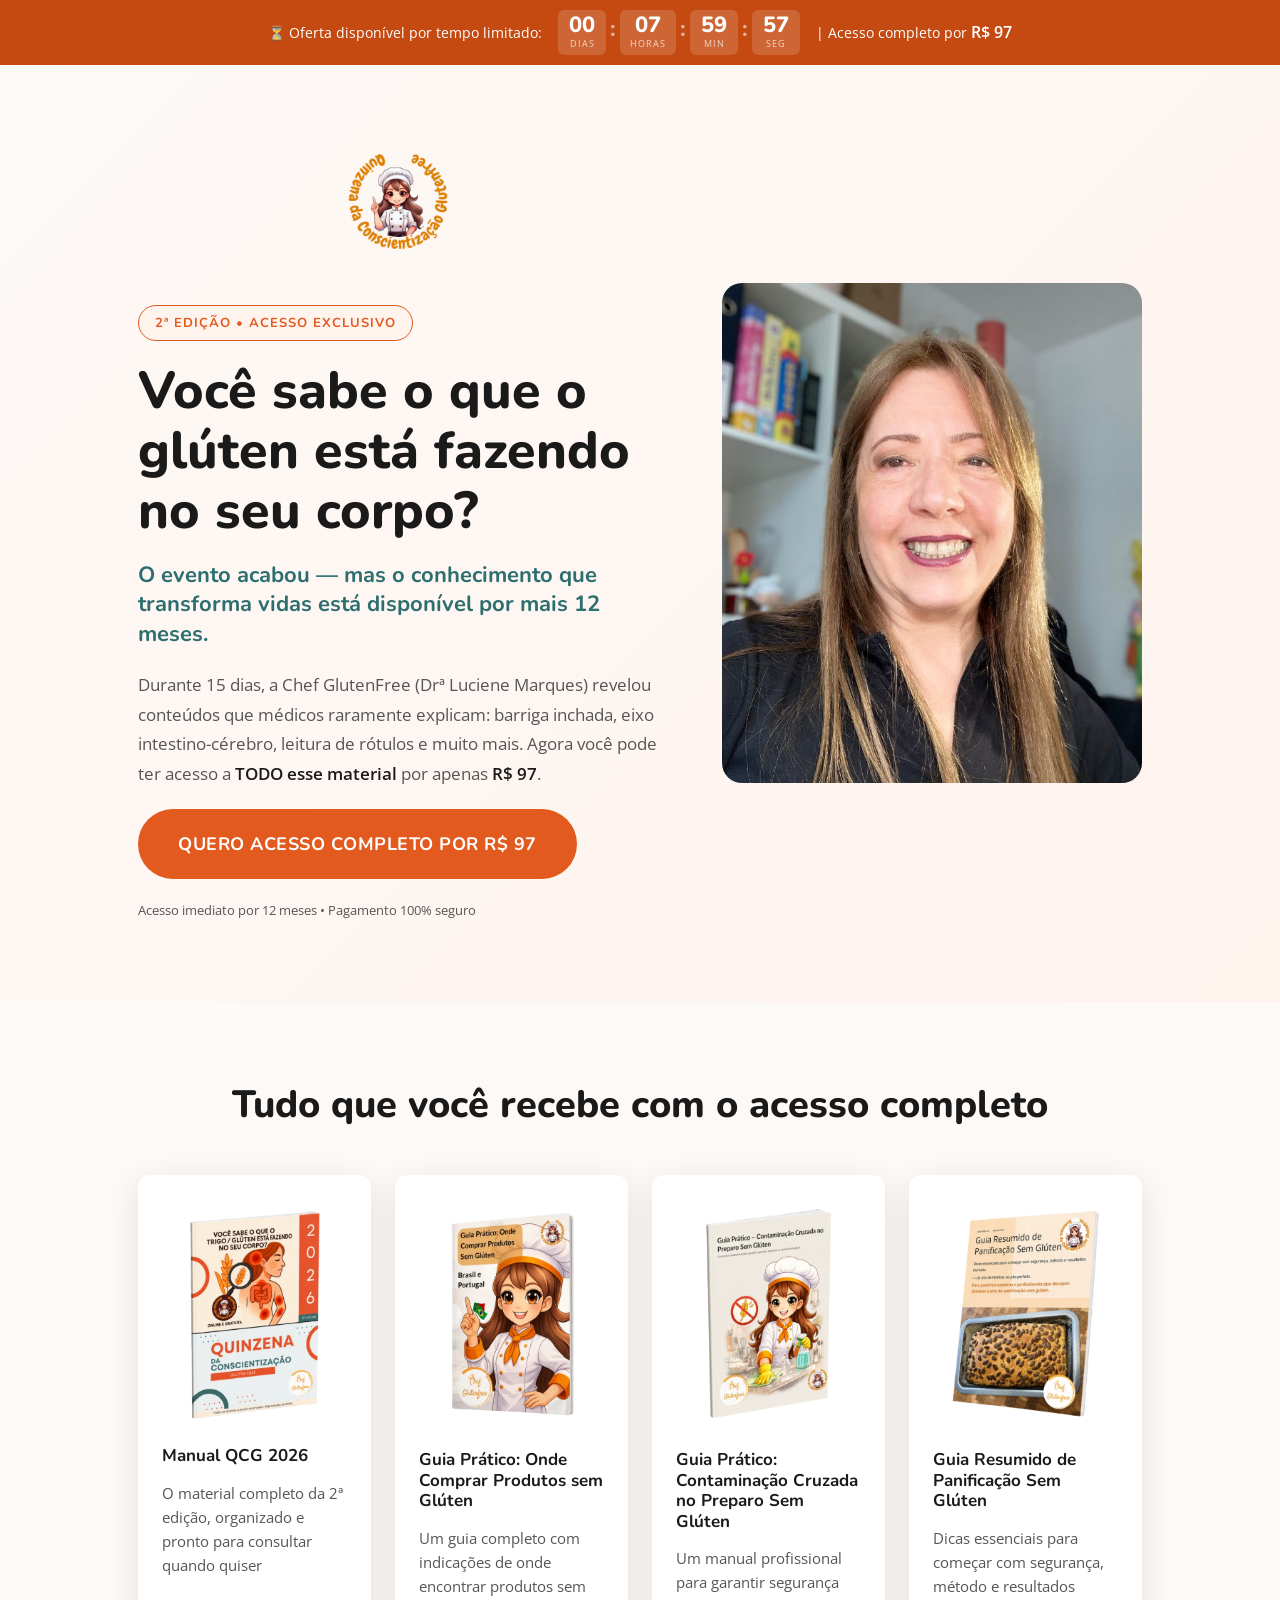
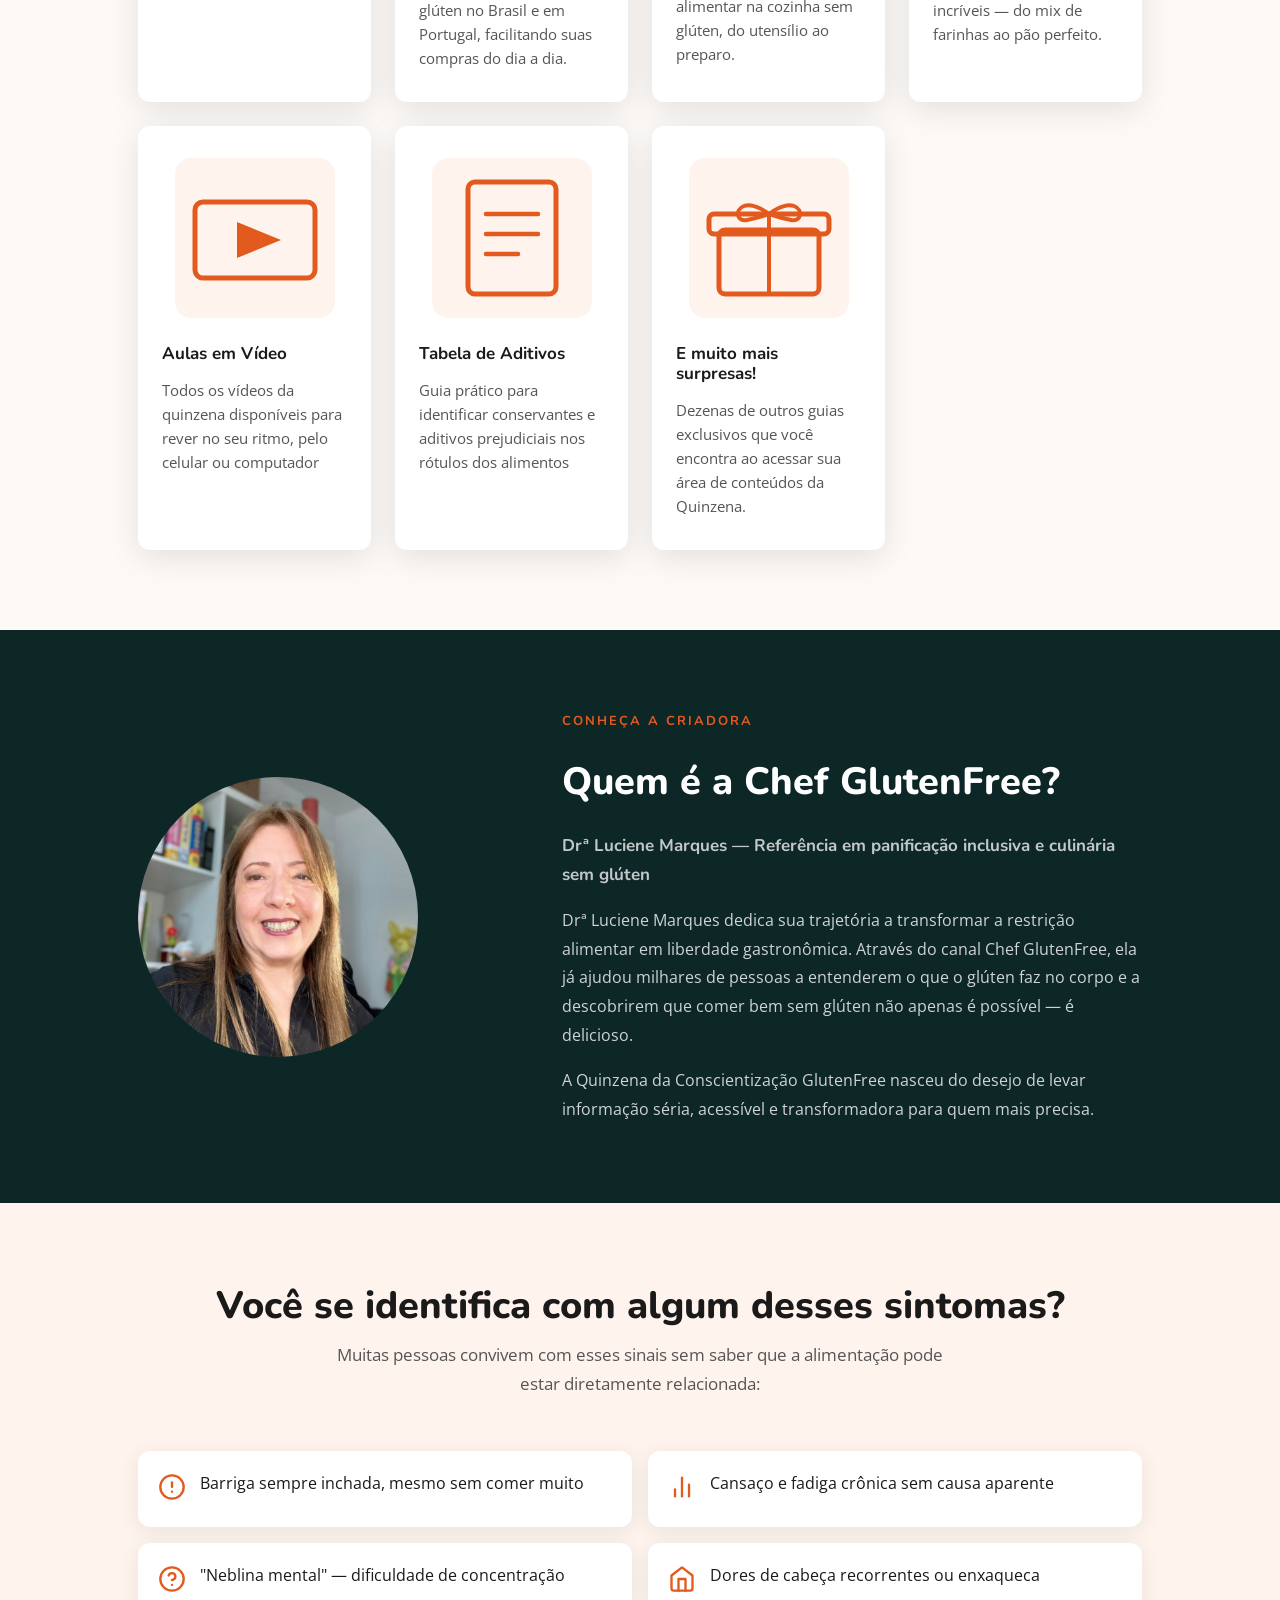
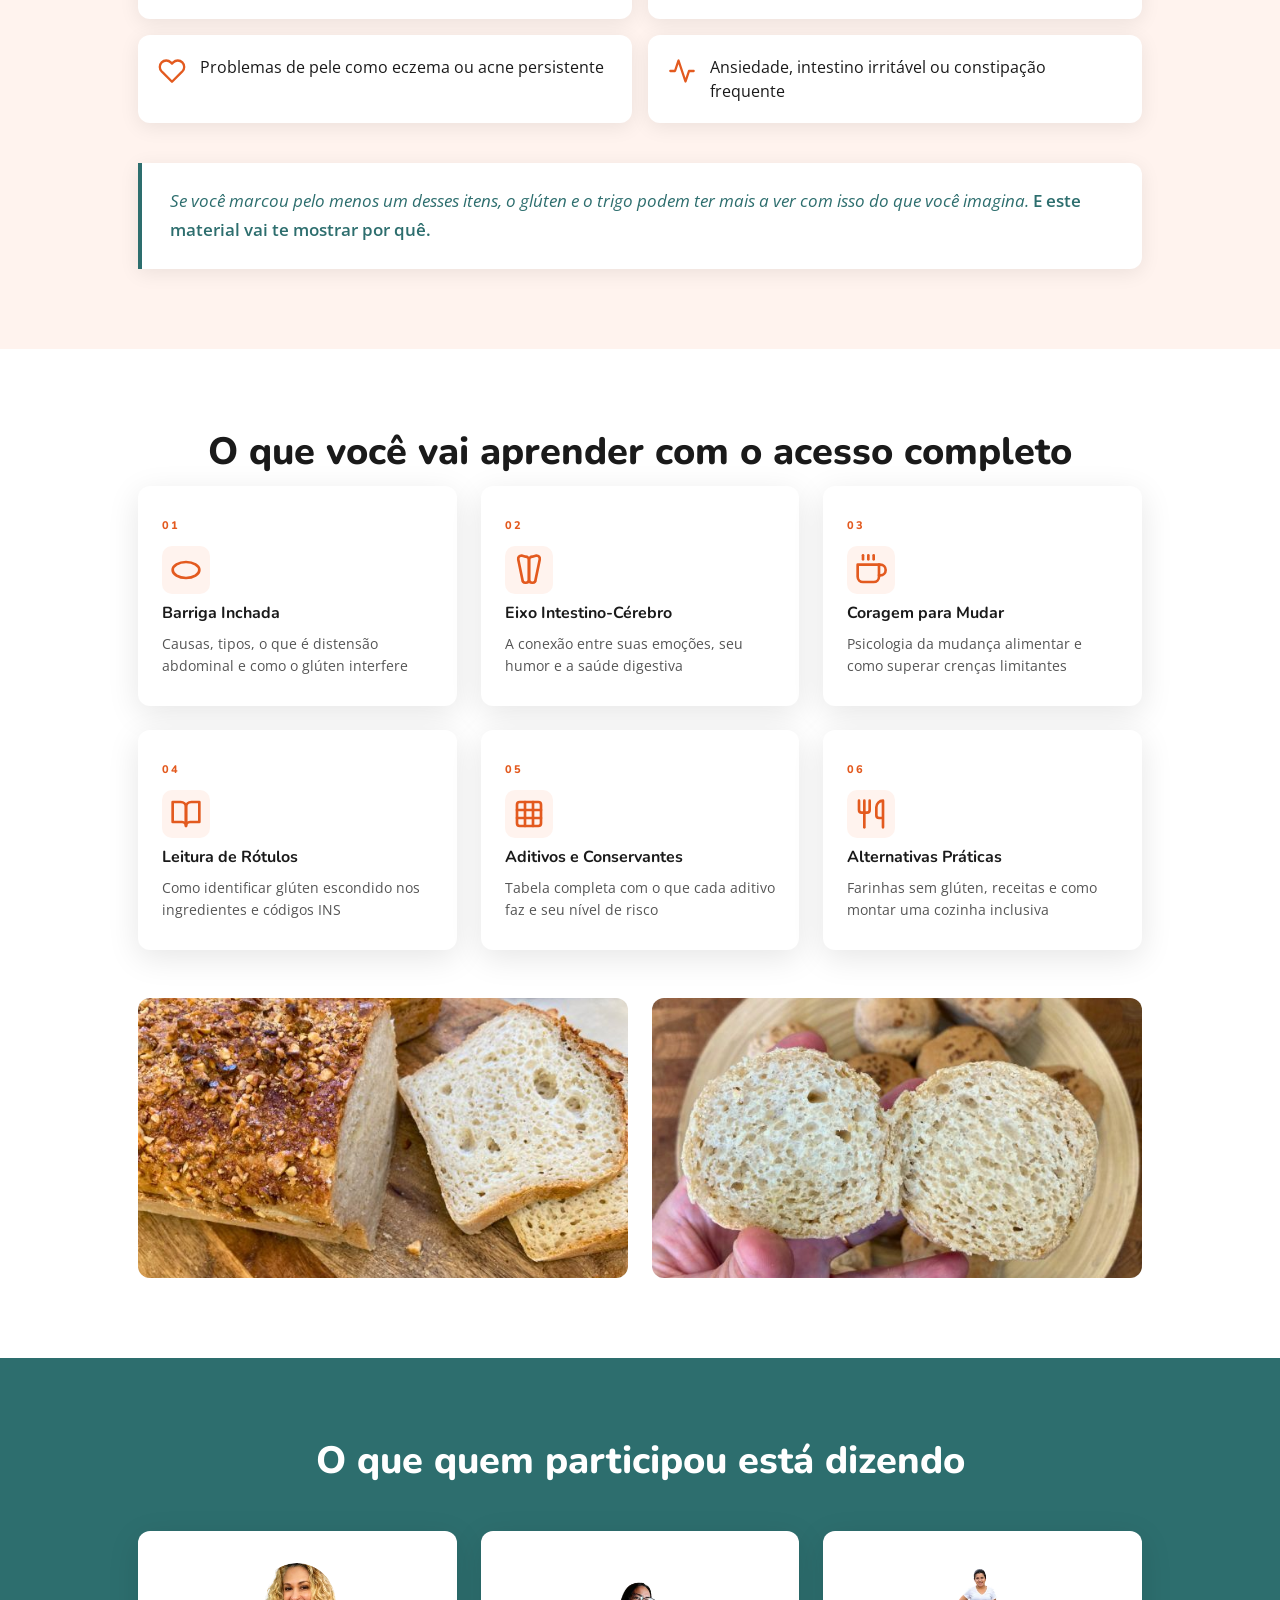
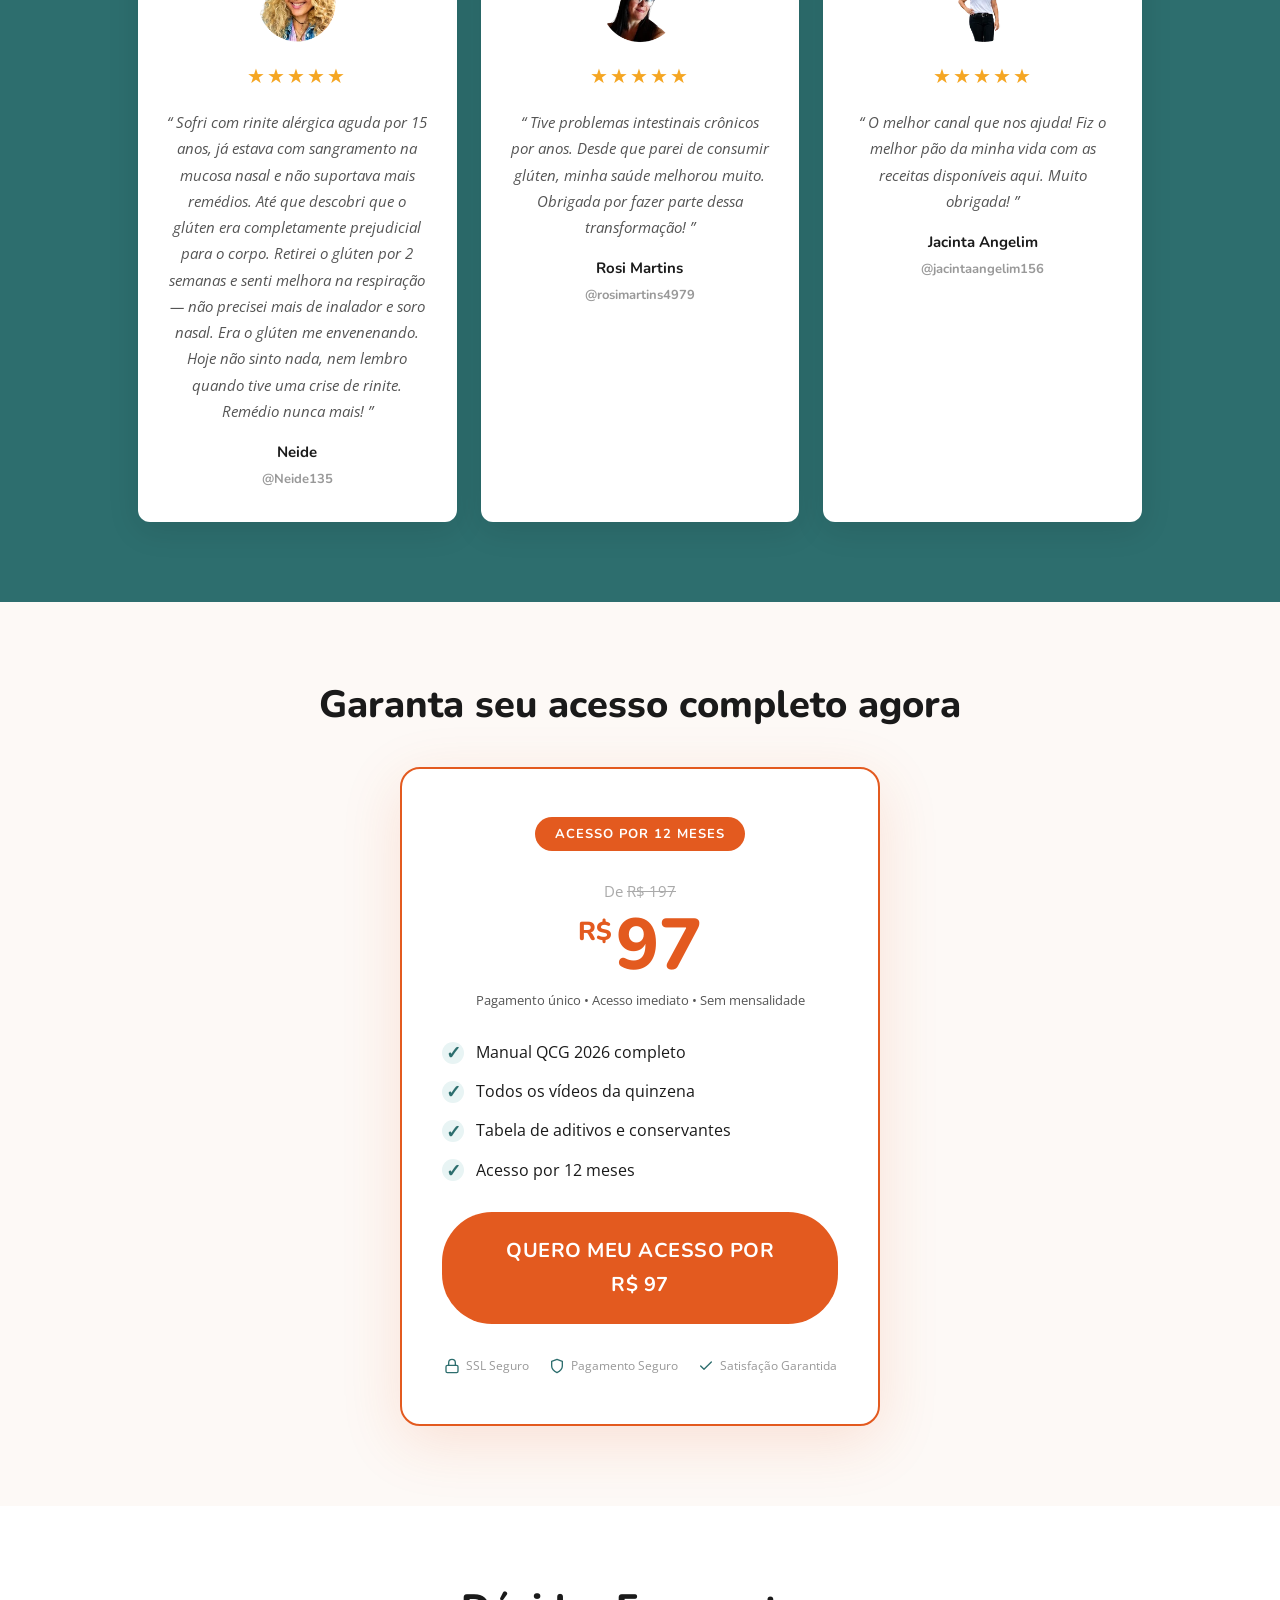
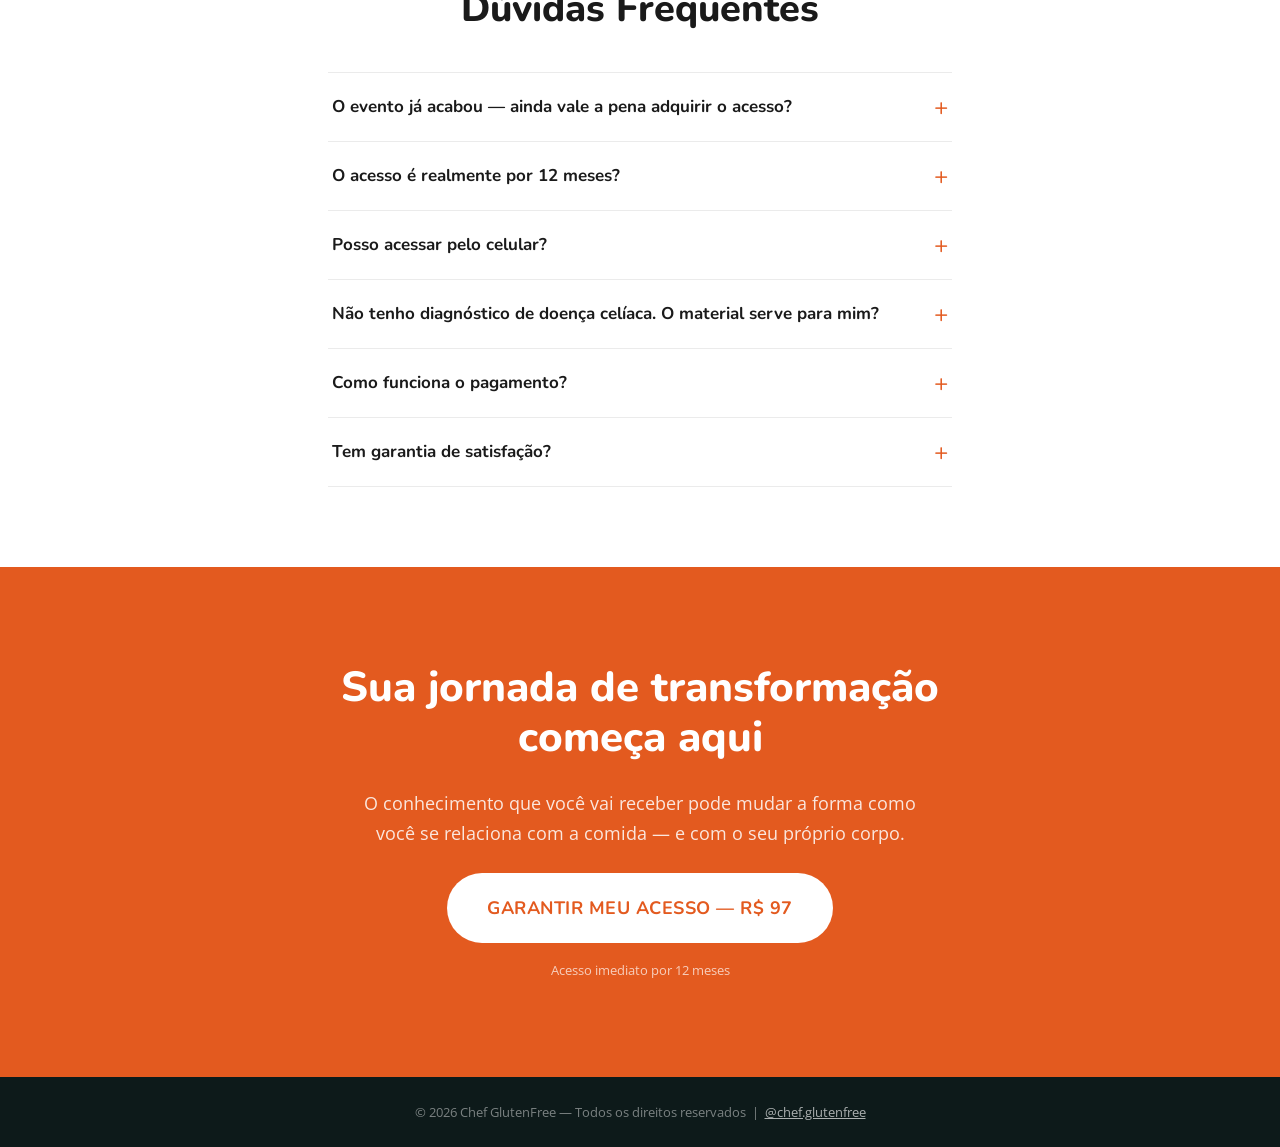
<file: index.html>
<!DOCTYPE html>
<html lang="pt-BR">
<head>
  <meta charset="UTF-8" />
  <meta name="viewport" content="width=device-width, initial-scale=1.0" />

  <!-- ===================== SEO ===================== -->
  <title>Quinzena da Conscientização GlutenFree 2026 — Acesso Completo por R$ 97</title>
  <meta name="description" content="Acesse TODO o material da 2ª edição da QCG 2026: vídeos, manual completo e tabela de aditivos. Por apenas R$ 97, por 12 meses." />
  <meta name="keywords" content="gluten free, sem glúten, doença celíaca, sensibilidade ao glúten, Chef GlutenFree, Drª Luciene Marques, quinzena glutenfree" />
  <meta name="author" content="Chef GlutenFree — Drª Luciene Marques" />
  <link rel="canonical" href="https://chefglutenfree.com.br/qcg-2026" />

  <!-- ===================== OPEN GRAPH ===================== -->
  <meta property="og:type" content="website" />
  <meta property="og:title" content="Quinzena da Conscientização GlutenFree 2026 — Acesso Completo por R$ 97" />
  <meta property="og:description" content="O evento acabou — mas o conhecimento está disponível por 12 meses. Vídeos, manual e tabela de aditivos." />
  <meta property="og:url" content="https://chefglutenfree.com.br/qcg-2026" />
  <!-- SUBSTITUIR: og-image — imagem de capa para compartilhamento (1200x630px) -->
  <meta property="og:image" content="assets/images/og-image.jpg" />
  <meta property="og:locale" content="pt_BR" />

  <!-- ===================== TWITTER CARD ===================== -->
  <meta name="twitter:card" content="summary_large_image" />
  <meta name="twitter:title" content="Quinzena da Conscientização GlutenFree 2026 — R$ 97" />
  <meta name="twitter:description" content="Acesso completo por 12 meses: vídeos, manual e tabela de aditivos. Chef GlutenFree." />

  <!-- ===================== GOOGLE FONTS ===================== -->
  <link rel="preconnect" href="https://fonts.googleapis.com" />
  <link rel="preconnect" href="https://fonts.gstatic.com" crossorigin />
  <link href="https://fonts.googleapis.com/css2?family=Nunito:wght@700;800&family=Open+Sans:wght@400;600&display=swap" rel="stylesheet" />

  <link rel="stylesheet" href="css/style.css" />
</head>
<body>

  <!-- ===================== BARRA DE URGÊNCIA (STICKY) ===================== -->
  <div id="urgencia" class="urgencia-bar" role="banner" aria-label="Oferta por tempo limitado">
    <span class="urgencia-texto">⏳ Oferta disponível por tempo limitado:</span>
    <div id="countdown" class="countdown" aria-live="polite">
      <div class="countdown-bloco">
        <span id="cd-dias" class="cd-num">00</span>
        <span class="cd-label">dias</span>
      </div>
      <span class="cd-sep">:</span>
      <div class="countdown-bloco">
        <span id="cd-horas" class="cd-num">00</span>
        <span class="cd-label">horas</span>
      </div>
      <span class="cd-sep">:</span>
      <div class="countdown-bloco">
        <span id="cd-min" class="cd-num">00</span>
        <span class="cd-label">min</span>
      </div>
      <span class="cd-sep">:</span>
      <div class="countdown-bloco">
        <span id="cd-seg" class="cd-num">00</span>
        <span class="cd-label">seg</span>
      </div>
    </div>
    <span class="urgencia-preco">| Acesso completo por <strong>R$&nbsp;97</strong></span>
  </div>

  <main>

    <!-- ===================== HERO ===================== -->
    <section id="hero" class="hero">
      <div class="container hero-inner">

        <div class="hero-conteudo">
          <img src="assets/images/logo-qcg.webp" alt="Logo Quinzena da Conscientização GlutenFree" class="logo-qcg" loading="eager" />
          <span class="badge">2ª Edição &bull; Acesso Exclusivo</span>

          <h1 class="hero-headline">
            Você sabe o que o glúten está fazendo no seu corpo?
          </h1>

          <p class="hero-subheadline">
            O evento acabou — mas o conhecimento que transforma vidas está disponível por mais 12 meses.
          </p>

          <p class="hero-paragrafo">
            Durante 15 dias, a Chef GlutenFree (Drª Luciene Marques) revelou conteúdos que médicos raramente explicam: barriga inchada, eixo intestino-cérebro, leitura de rótulos e muito mais. Agora você pode ter acesso a <strong>TODO esse material</strong> por apenas <strong>R$&nbsp;97</strong>.
          </p>

          <a href="https://pay.hotmart.com/V105281345I?off=9qjb6zkf" id="btn-compra-1" class="btn-cta" target="_blank" rel="noopener noreferrer">
            QUERO ACESSO COMPLETO POR R$&nbsp;97
          </a>

          <p class="hero-sub-cta">
            Acesso imediato por 12 meses &bull; Pagamento 100% seguro
          </p>
        </div>

        <div class="hero-imagem">
          <img src="assets/images/chef-foto-hero.jpg" alt="Chef GlutenFree — Drª Luciene Marques" class="hero-foto" loading="eager" />
        </div>

      </div>
    </section>

    <!-- ===================== O QUE VOCÊ RECEBE ===================== -->
    <section id="o-que-voce-recebe" class="secao secao-clara">
      <div class="container">

        <h2 class="secao-titulo">Tudo que você recebe com o acesso completo</h2>

        <div class="cards-grid cards-4">

          <article class="card-beneficio">
            <img src="assets/images/manual-mockup.webp" alt="Manual QCG 2026" class="manual-mockup" loading="lazy" />
            <h3 class="card-titulo">Manual QCG 2026</h3>
            <p class="card-desc">O material completo da 2ª edição, organizado e pronto para consultar quando quiser</p>
          </article>

          <article class="card-beneficio">
            <img src="assets/images/guia-comprar-produtos.webp" alt="Guia Onde Comprar Produtos sem Glúten" class="card-guia-img" loading="lazy" />
            <h3 class="card-titulo">Guia Prático: Onde Comprar Produtos sem Glúten</h3>
            <p class="card-desc">Um guia completo com indicações de onde encontrar produtos sem glúten no Brasil e em Portugal, facilitando suas compras do dia a dia.</p>
          </article>

          <article class="card-beneficio">
            <img src="assets/images/guia_contaminacao.webp" alt="Guia Contaminação Cruzada" class="card-guia-img" loading="lazy" />
            <h3 class="card-titulo">Guia Prático: Contaminação Cruzada no Preparo Sem Glúten</h3>
            <p class="card-desc">Um manual profissional para garantir segurança alimentar na cozinha sem glúten, do utensílio ao preparo.</p>
          </article>

          <article class="card-beneficio">
            <img src="assets/images/guia_panificacao.webp" alt="Guia de Panificação Sem Glúten" class="card-guia-img" loading="lazy" />
            <h3 class="card-titulo">Guia Resumido de Panificação Sem Glúten</h3>
            <p class="card-desc">Dicas essenciais para começar com segurança, método e resultados incríveis — do mix de farinhas ao pão perfeito.</p>
          </article>

          <article class="card-beneficio">
            <div class="card-ilustracao" aria-hidden="true">
              <svg xmlns="http://www.w3.org/2000/svg" width="160" height="160" viewBox="0 0 160 160">
                <rect width="160" height="160" rx="16" fill="#FFF3EE"/>
                <rect x="20" y="44" width="120" height="76" rx="8" fill="none" stroke="#E35A1F" stroke-width="5"/>
                <polygon points="62,64 62,100 106,82" fill="#E35A1F"/>
              </svg>
            </div>
            <h3 class="card-titulo">Aulas em Vídeo</h3>
            <p class="card-desc">Todos os vídeos da quinzena disponíveis para rever no seu ritmo, pelo celular ou computador</p>
          </article>

          <article class="card-beneficio">
            <div class="card-ilustracao" aria-hidden="true">
              <svg xmlns="http://www.w3.org/2000/svg" width="160" height="160" viewBox="0 0 160 160">
                <rect width="160" height="160" rx="16" fill="#FFF3EE"/>
                <rect x="36" y="24" width="88" height="112" rx="7" fill="none" stroke="#E35A1F" stroke-width="5"/>
                <line x1="54" y1="56" x2="106" y2="56" stroke="#E35A1F" stroke-width="4.5" stroke-linecap="round"/>
                <line x1="54" y1="76" x2="106" y2="76" stroke="#E35A1F" stroke-width="4.5" stroke-linecap="round"/>
                <line x1="54" y1="96" x2="86" y2="96" stroke="#E35A1F" stroke-width="4.5" stroke-linecap="round"/>
              </svg>
            </div>
            <h3 class="card-titulo">Tabela de Aditivos</h3>
            <p class="card-desc">Guia prático para identificar conservantes e aditivos prejudiciais nos rótulos dos alimentos</p>
          </article>

          <article class="card-beneficio">
            <div class="card-ilustracao" aria-hidden="true">
              <svg xmlns="http://www.w3.org/2000/svg" width="160" height="160" viewBox="0 0 160 160">
                <rect width="160" height="160" rx="16" fill="#FFF3EE"/>
                <rect x="30" y="72" width="100" height="64" rx="6" fill="none" stroke="#E35A1F" stroke-width="5"/>
                <rect x="20" y="56" width="120" height="20" rx="5" fill="none" stroke="#E35A1F" stroke-width="5"/>
                <line x1="80" y1="56" x2="80" y2="136" stroke="#E35A1F" stroke-width="4" stroke-linecap="round"/>
                <path d="M80 56 C80 56 65 44 55 48 C45 52 48 64 58 62 C68 60 80 56 80 56Z" fill="none" stroke="#E35A1F" stroke-width="4" stroke-linecap="round" stroke-linejoin="round"/>
                <path d="M80 56 C80 56 95 44 105 48 C115 52 112 64 102 62 C92 60 80 56 80 56Z" fill="none" stroke="#E35A1F" stroke-width="4" stroke-linecap="round" stroke-linejoin="round"/>
              </svg>
            </div>
            <h3 class="card-titulo">E muito mais surpresas!</h3>
            <p class="card-desc">Dezenas de outros guias exclusivos que você encontra ao acessar sua área de conteúdos da Quinzena.</p>
          </article>

        </div>
      </div>
    </section>

    <!-- ===================== SOBRE A CHEF ===================== -->
    <section id="sobre-a-chef" class="secao secao-escura">
      <div class="container sobre-inner">

        <div class="sobre-imagem">
          <img src="assets/images/chef-foto-bio.jpg" alt="Drª Luciene Marques, Chef GlutenFree" class="sobre-foto" loading="lazy" />
        </div>

        <div class="sobre-conteudo">
          <span class="secao-label">Conheça a criadora</span>
          <h2 class="secao-titulo alinhado-esquerda">Quem é a Chef GlutenFree?</h2>
          <p class="sobre-subtitulo">Drª Luciene Marques — Referência em panificação inclusiva e culinária sem glúten</p>
          <p class="sobre-texto">
            Drª Luciene Marques dedica sua trajetória a transformar a restrição alimentar em liberdade gastronômica. Através do canal Chef GlutenFree, ela já ajudou milhares de pessoas a entenderem o que o glúten faz no corpo e a descobrirem que comer bem sem glúten não apenas é possível — é delicioso.
          </p>
          <p class="sobre-texto">
            A Quinzena da Conscientização GlutenFree nasceu do desejo de levar informação séria, acessível e transformadora para quem mais precisa.
          </p>
        </div>

      </div>
    </section>

    <!-- ===================== DORES ===================== -->
    <section id="dores" class="secao secao-clara">
      <div class="container">

        <h2 class="secao-titulo">Você se identifica com algum desses sintomas?</h2>
        <p class="secao-subtitulo">
          Muitas pessoas convivem com esses sinais sem saber que a alimentação pode estar diretamente relacionada:
        </p>

        <ul class="dores-grid" aria-label="Lista de sintomas">

          <li class="dor-item">
            <span class="dor-icone" aria-hidden="true">
              <svg xmlns="http://www.w3.org/2000/svg" width="28" height="28" viewBox="0 0 24 24" fill="none" stroke="currentColor" stroke-width="2" stroke-linecap="round" stroke-linejoin="round">
                <circle cx="12" cy="12" r="10"/>
                <line x1="12" y1="8" x2="12" y2="12"/>
                <line x1="12" y1="16" x2="12.01" y2="16"/>
              </svg>
            </span>
            <span>Barriga sempre inchada, mesmo sem comer muito</span>
          </li>

          <li class="dor-item">
            <span class="dor-icone" aria-hidden="true">
              <svg xmlns="http://www.w3.org/2000/svg" width="28" height="28" viewBox="0 0 24 24" fill="none" stroke="currentColor" stroke-width="2" stroke-linecap="round" stroke-linejoin="round">
                <path d="M18 20V10"/>
                <path d="M12 20V4"/>
                <path d="M6 20v-6"/>
              </svg>
            </span>
            <span>Cansaço e fadiga crônica sem causa aparente</span>
          </li>

          <li class="dor-item">
            <span class="dor-icone" aria-hidden="true">
              <svg xmlns="http://www.w3.org/2000/svg" width="28" height="28" viewBox="0 0 24 24" fill="none" stroke="currentColor" stroke-width="2" stroke-linecap="round" stroke-linejoin="round">
                <circle cx="12" cy="12" r="10"/>
                <path d="M9.09 9a3 3 0 0 1 5.83 1c0 2-3 3-3 3"/>
                <line x1="12" y1="17" x2="12.01" y2="17"/>
              </svg>
            </span>
            <span>"Neblina mental" — dificuldade de concentração</span>
          </li>

          <li class="dor-item">
            <span class="dor-icone" aria-hidden="true">
              <svg xmlns="http://www.w3.org/2000/svg" width="28" height="28" viewBox="0 0 24 24" fill="none" stroke="currentColor" stroke-width="2" stroke-linecap="round" stroke-linejoin="round">
                <path d="M3 9l9-7 9 7v11a2 2 0 0 1-2 2H5a2 2 0 0 1-2-2z"/>
                <polyline points="9 22 9 12 15 12 15 22"/>
              </svg>
            </span>
            <span>Dores de cabeça recorrentes ou enxaqueca</span>
          </li>

          <li class="dor-item">
            <span class="dor-icone" aria-hidden="true">
              <svg xmlns="http://www.w3.org/2000/svg" width="28" height="28" viewBox="0 0 24 24" fill="none" stroke="currentColor" stroke-width="2" stroke-linecap="round" stroke-linejoin="round">
                <path d="M20.84 4.61a5.5 5.5 0 0 0-7.78 0L12 5.67l-1.06-1.06a5.5 5.5 0 0 0-7.78 7.78l1.06 1.06L12 21.23l7.78-7.78 1.06-1.06a5.5 5.5 0 0 0 0-7.78z"/>
              </svg>
            </span>
            <span>Problemas de pele como eczema ou acne persistente</span>
          </li>

          <li class="dor-item">
            <span class="dor-icone" aria-hidden="true">
              <svg xmlns="http://www.w3.org/2000/svg" width="28" height="28" viewBox="0 0 24 24" fill="none" stroke="currentColor" stroke-width="2" stroke-linecap="round" stroke-linejoin="round">
                <polyline points="22 12 18 12 15 21 9 3 6 12 2 12"/>
              </svg>
            </span>
            <span>Ansiedade, intestino irritável ou constipação frequente</span>
          </li>

        </ul>

        <div class="dores-conexao">
          <p>
            Se você marcou pelo menos um desses itens, o glúten e o trigo podem ter mais a ver com isso do que você imagina. <strong>E este material vai te mostrar por quê.</strong>
          </p>
        </div>

      </div>
    </section>

    <!-- ===================== CONTEÚDO DETALHADO ===================== -->
    <section id="conteudo" class="secao secao-branca">
      <div class="container">

        <h2 class="secao-titulo">O que você vai aprender com o acesso completo</h2>

        <div class="cards-grid cards-3">

          <article class="card-modulo">
            <div class="modulo-numero" aria-hidden="true">01</div>
            <div class="modulo-icone" aria-hidden="true">
              <svg xmlns="http://www.w3.org/2000/svg" width="32" height="32" viewBox="0 0 24 24" fill="none" stroke="currentColor" stroke-width="2" stroke-linecap="round" stroke-linejoin="round">
                <ellipse cx="12" cy="12" rx="10" ry="6"/>
              </svg>
            </div>
            <h3 class="modulo-titulo">Barriga Inchada</h3>
            <p class="modulo-desc">Causas, tipos, o que é distensão abdominal e como o glúten interfere</p>
          </article>

          <article class="card-modulo">
            <div class="modulo-numero" aria-hidden="true">02</div>
            <div class="modulo-icone" aria-hidden="true">
              <svg xmlns="http://www.w3.org/2000/svg" width="32" height="32" viewBox="0 0 24 24" fill="none" stroke="currentColor" stroke-width="2" stroke-linecap="round" stroke-linejoin="round">
                <path d="M9.5 2A2.5 2.5 0 0 1 12 4.5v15a2.5 2.5 0 0 1-4.96-.44l-3.1-15A2.5 2.5 0 0 1 6.4 1.1L9.5 2z"/>
                <path d="M14.5 2A2.5 2.5 0 0 0 12 4.5v15a2.5 2.5 0 0 0 4.96-.44l3.1-15A2.5 2.5 0 0 0 17.6 1.1L14.5 2z"/>
              </svg>
            </div>
            <h3 class="modulo-titulo">Eixo Intestino-Cérebro</h3>
            <p class="modulo-desc">A conexão entre suas emoções, seu humor e a saúde digestiva</p>
          </article>

          <article class="card-modulo">
            <div class="modulo-numero" aria-hidden="true">03</div>
            <div class="modulo-icone" aria-hidden="true">
              <svg xmlns="http://www.w3.org/2000/svg" width="32" height="32" viewBox="0 0 24 24" fill="none" stroke="currentColor" stroke-width="2" stroke-linecap="round" stroke-linejoin="round">
                <path d="M18 8h1a4 4 0 0 1 0 8h-1"/>
                <path d="M2 8h16v9a4 4 0 0 1-4 4H6a4 4 0 0 1-4-4V8z"/>
                <line x1="6" y1="1" x2="6" y2="4"/>
                <line x1="10" y1="1" x2="10" y2="4"/>
                <line x1="14" y1="1" x2="14" y2="4"/>
              </svg>
            </div>
            <h3 class="modulo-titulo">Coragem para Mudar</h3>
            <p class="modulo-desc">Psicologia da mudança alimentar e como superar crenças limitantes</p>
          </article>

          <article class="card-modulo">
            <div class="modulo-numero" aria-hidden="true">04</div>
            <div class="modulo-icone" aria-hidden="true">
              <svg xmlns="http://www.w3.org/2000/svg" width="32" height="32" viewBox="0 0 24 24" fill="none" stroke="currentColor" stroke-width="2" stroke-linecap="round" stroke-linejoin="round">
                <path d="M2 3h6a4 4 0 0 1 4 4v14a3 3 0 0 0-3-3H2z"/>
                <path d="M22 3h-6a4 4 0 0 0-4 4v14a3 3 0 0 1 3-3h7z"/>
              </svg>
            </div>
            <h3 class="modulo-titulo">Leitura de Rótulos</h3>
            <p class="modulo-desc">Como identificar glúten escondido nos ingredientes e códigos INS</p>
          </article>

          <article class="card-modulo">
            <div class="modulo-numero" aria-hidden="true">05</div>
            <div class="modulo-icone" aria-hidden="true">
              <svg xmlns="http://www.w3.org/2000/svg" width="32" height="32" viewBox="0 0 24 24" fill="none" stroke="currentColor" stroke-width="2" stroke-linecap="round" stroke-linejoin="round">
                <rect x="3" y="3" width="18" height="18" rx="2" ry="2"/>
                <line x1="3" y1="9" x2="21" y2="9"/>
                <line x1="3" y1="15" x2="21" y2="15"/>
                <line x1="9" y1="3" x2="9" y2="21"/>
                <line x1="15" y1="3" x2="15" y2="21"/>
              </svg>
            </div>
            <h3 class="modulo-titulo">Aditivos e Conservantes</h3>
            <p class="modulo-desc">Tabela completa com o que cada aditivo faz e seu nível de risco</p>
          </article>

          <article class="card-modulo">
            <div class="modulo-numero" aria-hidden="true">06</div>
            <div class="modulo-icone" aria-hidden="true">
              <svg xmlns="http://www.w3.org/2000/svg" width="32" height="32" viewBox="0 0 24 24" fill="none" stroke="currentColor" stroke-width="2" stroke-linecap="round" stroke-linejoin="round">
                <path d="M3 2v7c0 1.1.9 2 2 2h4a2 2 0 0 0 2-2V2"/>
                <path d="M7 2v20"/>
                <path d="M21 15V2v0a5 5 0 0 0-5 5v6c0 1.1.9 2 2 2h3zm0 0v7"/>
              </svg>
            </div>
            <h3 class="modulo-titulo">Alternativas Práticas</h3>
            <p class="modulo-desc">Farinhas sem glúten, receitas e como montar uma cozinha inclusiva</p>
          </article>

        </div>

        <div class="conteudo-fotos">
          <img src="assets/images/receita-1.jpg" alt="Receita sem glúten" class="receita-foto" loading="lazy" />
          <img src="assets/images/receita-2.jpg" alt="Receita sem glúten" class="receita-foto" loading="lazy" />
        </div>

      </div>
    </section>

    <!-- ===================== DEPOIMENTOS ===================== -->
    <section id="depoimentos" class="secao secao-teal">
      <div class="container">

        <h2 class="secao-titulo secao-titulo-branco">O que quem participou está dizendo</h2>

        <div class="depoimentos-grid">

          <article class="card-depoimento">
            <div class="depoimento-foto-wrap">
              <img class="depoimento-foto" src="assets/images/depoimento-1.webp" alt="Foto de Neide">
            </div>
            <div class="depoimento-estrelas" aria-label="5 estrelas">★★★★★</div>
            <blockquote class="depoimento-texto">
              Sofri com rinite alérgica aguda por 15 anos, já estava com sangramento na mucosa nasal e não suportava mais remédios. Até que descobri que o glúten era completamente prejudicial para o corpo. Retirei o glúten por 2 semanas e senti melhora na respiração — não precisei mais de inalador e soro nasal. Era o glúten me envenenando. Hoje não sinto nada, nem lembro quando tive uma crise de rinite. Remédio nunca mais!
            </blockquote>
            <cite class="depoimento-nome">
              Neide
              <span class="depoimento-arroba">@Neide135</span>
            </cite>
          </article>

          <article class="card-depoimento">
            <div class="depoimento-foto-wrap">
              <img class="depoimento-foto" src="assets/images/depoimento-2.webp" alt="Foto de Rosi Martins">
            </div>
            <div class="depoimento-estrelas" aria-label="5 estrelas">★★★★★</div>
            <blockquote class="depoimento-texto">
              Tive problemas intestinais crônicos por anos. Desde que parei de consumir glúten, minha saúde melhorou muito. Obrigada por fazer parte dessa transformação!
            </blockquote>
            <cite class="depoimento-nome">
              Rosi Martins
              <span class="depoimento-arroba">@rosimartins4979</span>
            </cite>
          </article>

          <article class="card-depoimento">
            <div class="depoimento-foto-wrap">
              <img class="depoimento-foto" src="assets/images/depoimento-3.webp" alt="Foto de Jacinta Angelim">
            </div>
            <div class="depoimento-estrelas" aria-label="5 estrelas">★★★★★</div>
            <blockquote class="depoimento-texto">
              O melhor canal que nos ajuda! Fiz o melhor pão da minha vida com as receitas disponíveis aqui. Muito obrigada!
            </blockquote>
            <cite class="depoimento-nome">
              Jacinta Angelim
              <span class="depoimento-arroba">@jacintaangelim156</span>
            </cite>
          </article>

        </div>
      </div>
    </section>

    <!-- ===================== OFERTA / PREÇO ===================== -->
    <section id="oferta" class="secao secao-clara">
      <div class="container">

        <h2 class="secao-titulo">Garanta seu acesso completo agora</h2>

        <div class="oferta-card-wrap">
          <div class="oferta-card">

            <span class="oferta-badge">Acesso por 12 meses</span>

            <div class="oferta-preco-bloco">
              <span class="preco-de">De <s>R$ 197</s></span>
              <div class="preco-atual">
                <span class="preco-cifrao">R$</span>
                <span class="preco-valor">97</span>
              </div>
              <p class="preco-desc">Pagamento único &bull; Acesso imediato &bull; Sem mensalidade</p>
            </div>

            <ul class="oferta-lista" aria-label="O que está incluído">
              <li><span class="check" aria-hidden="true">✓</span> Manual QCG 2026 completo</li>
              <li><span class="check" aria-hidden="true">✓</span> Todos os vídeos da quinzena</li>
              <li><span class="check" aria-hidden="true">✓</span> Tabela de aditivos e conservantes</li>
              <li><span class="check" aria-hidden="true">✓</span> Acesso por 12 meses</li>
            </ul>

            <!-- SUBSTITUIR: href — substituir https://pay.hotmart.com/V105281345I?off=9qjb6zkf pelo link real de checkout da Hotmart -->
            <a href="https://pay.hotmart.com/V105281345I?off=9qjb6zkf" id="btn-compra-principal" class="btn-cta btn-cta-grande" target="_blank" rel="noopener noreferrer">
              QUERO MEU ACESSO POR R$&nbsp;97
            </a>

            <div class="oferta-seguranca" aria-label="Selos de segurança">
              <span>
                <svg xmlns="http://www.w3.org/2000/svg" width="16" height="16" viewBox="0 0 24 24" fill="none" stroke="currentColor" stroke-width="2" stroke-linecap="round" stroke-linejoin="round" aria-hidden="true"><rect x="3" y="11" width="18" height="11" rx="2" ry="2"/><path d="M7 11V7a5 5 0 0 1 10 0v4"/></svg>
                SSL Seguro
              </span>
              <span>
                <svg xmlns="http://www.w3.org/2000/svg" width="16" height="16" viewBox="0 0 24 24" fill="none" stroke="currentColor" stroke-width="2" stroke-linecap="round" stroke-linejoin="round" aria-hidden="true"><path d="M12 22s8-4 8-10V5l-8-3-8 3v7c0 6 8 10 8 10z"/></svg>
                Pagamento Seguro
              </span>
              <span>
                <svg xmlns="http://www.w3.org/2000/svg" width="16" height="16" viewBox="0 0 24 24" fill="none" stroke="currentColor" stroke-width="2" stroke-linecap="round" stroke-linejoin="round" aria-hidden="true"><polyline points="20 6 9 17 4 12"/></svg>
                Satisfação Garantida
              </span>
            </div>

          </div>
        </div>

      </div>
    </section>

    <!-- ===================== FAQ ===================== -->
    <section id="faq" class="secao secao-branca">
      <div class="container faq-container">

        <h2 class="secao-titulo">Dúvidas Frequentes</h2>

        <div class="faq-lista" role="list">

          <div class="faq-item" role="listitem">
            <button class="faq-pergunta" aria-expanded="false" aria-controls="faq-resp-1">
              O evento já acabou — ainda vale a pena adquirir o acesso?
              <span class="faq-icone" aria-hidden="true">+</span>
            </button>
            <div id="faq-resp-1" class="faq-resposta" hidden>
              <p>Sim! Todo o conteúdo da quinzena foi gravado e organizado. Você terá acesso a todos os vídeos, materiais e ao manual completo para assistir no seu ritmo, quantas vezes quiser, durante 12 meses.</p>
            </div>
          </div>

          <div class="faq-item" role="listitem">
            <button class="faq-pergunta" aria-expanded="false" aria-controls="faq-resp-2">
              O acesso é realmente por 12 meses?
              <span class="faq-icone" aria-hidden="true">+</span>
            </button>
            <div id="faq-resp-2" class="faq-resposta" hidden>
              <p>Sim. Após o pagamento, você recebe acesso imediato a todos os materiais por um período de 12 meses a partir da data da compra.</p>
            </div>
          </div>

          <div class="faq-item" role="listitem">
            <button class="faq-pergunta" aria-expanded="false" aria-controls="faq-resp-3">
              Posso acessar pelo celular?
              <span class="faq-icone" aria-hidden="true">+</span>
            </button>
            <div id="faq-resp-3" class="faq-resposta" hidden>
              <p>Sim! Todo o material é responsivo e pode ser acessado por qualquer dispositivo — celular, tablet ou computador — a qualquer hora e em qualquer lugar.</p>
            </div>
          </div>

          <div class="faq-item" role="listitem">
            <button class="faq-pergunta" aria-expanded="false" aria-controls="faq-resp-4">
              Não tenho diagnóstico de doença celíaca. O material serve para mim?
              <span class="faq-icone" aria-hidden="true">+</span>
            </button>
            <div id="faq-resp-4" class="faq-resposta" hidden>
              <p>Com certeza. O conteúdo foi criado tanto para celíacos quanto para pessoas com sensibilidade ao glúten ou que simplesmente querem entender melhor o impacto do trigo na saúde. A informação é valiosa para qualquer pessoa.</p>
            </div>
          </div>

          <div class="faq-item" role="listitem">
            <button class="faq-pergunta" aria-expanded="false" aria-controls="faq-resp-5">
              Como funciona o pagamento?
              <span class="faq-icone" aria-hidden="true">+</span>
            </button>
            <div id="faq-resp-5" class="faq-resposta" hidden>
              <p>O pagamento é realizado de forma segura pela plataforma Hotmart, que aceita cartão de crédito, boleto bancário e Pix. Após a confirmação, o acesso é liberado imediatamente.</p>
            </div>
          </div>

          <div class="faq-item" role="listitem">
            <button class="faq-pergunta" aria-expanded="false" aria-controls="faq-resp-6">
              Tem garantia de satisfação?
              <span class="faq-icone" aria-hidden="true">+</span>
            </button>
            <div id="faq-resp-6" class="faq-resposta" hidden>
              <p>Sim. Se por qualquer motivo você não estiver satisfeito com o conteúdo, entre em contato em até 7 dias após a compra e faremos o reembolso integral, sem perguntas.</p>
            </div>
          </div>

        </div>
      </div>
    </section>

    <!-- ===================== CTA FINAL ===================== -->
    <section id="cta-final" class="secao secao-laranja">
      <div class="container cta-final-inner">

        <h2 class="cta-final-titulo">Sua jornada de transformação começa aqui</h2>
        <p class="cta-final-subtitulo">
          O conhecimento que você vai receber pode mudar a forma como você se relaciona com a comida — e com o seu próprio corpo.
        </p>

        <!-- SUBSTITUIR: href — substituir https://pay.hotmart.com/V105281345I?off=9qjb6zkf pelo link real de checkout da Hotmart -->
        <a href="https://pay.hotmart.com/V105281345I?off=9qjb6zkf" id="btn-compra-2" class="btn-cta btn-cta-branco" target="_blank" rel="noopener noreferrer">
          GARANTIR MEU ACESSO — R$&nbsp;97
        </a>

        <p class="cta-final-sub">Acesso imediato por 12 meses</p>

      </div>
    </section>

  </main>

  <!-- ===================== FOOTER ===================== -->
  <footer class="rodape">
    <div class="container">
      <p class="rodape-texto">
        &copy; 2026 Chef GlutenFree &mdash; Todos os direitos reservados
        &nbsp;|&nbsp;
        <a href="https://www.instagram.com/chef.glutenfree" target="_blank" rel="noopener noreferrer" class="rodape-link">@chef.glutenfree</a>
      </p>
    </div>
  </footer>

  <script src="js/main.js"></script>
</body>
</html>
</file>
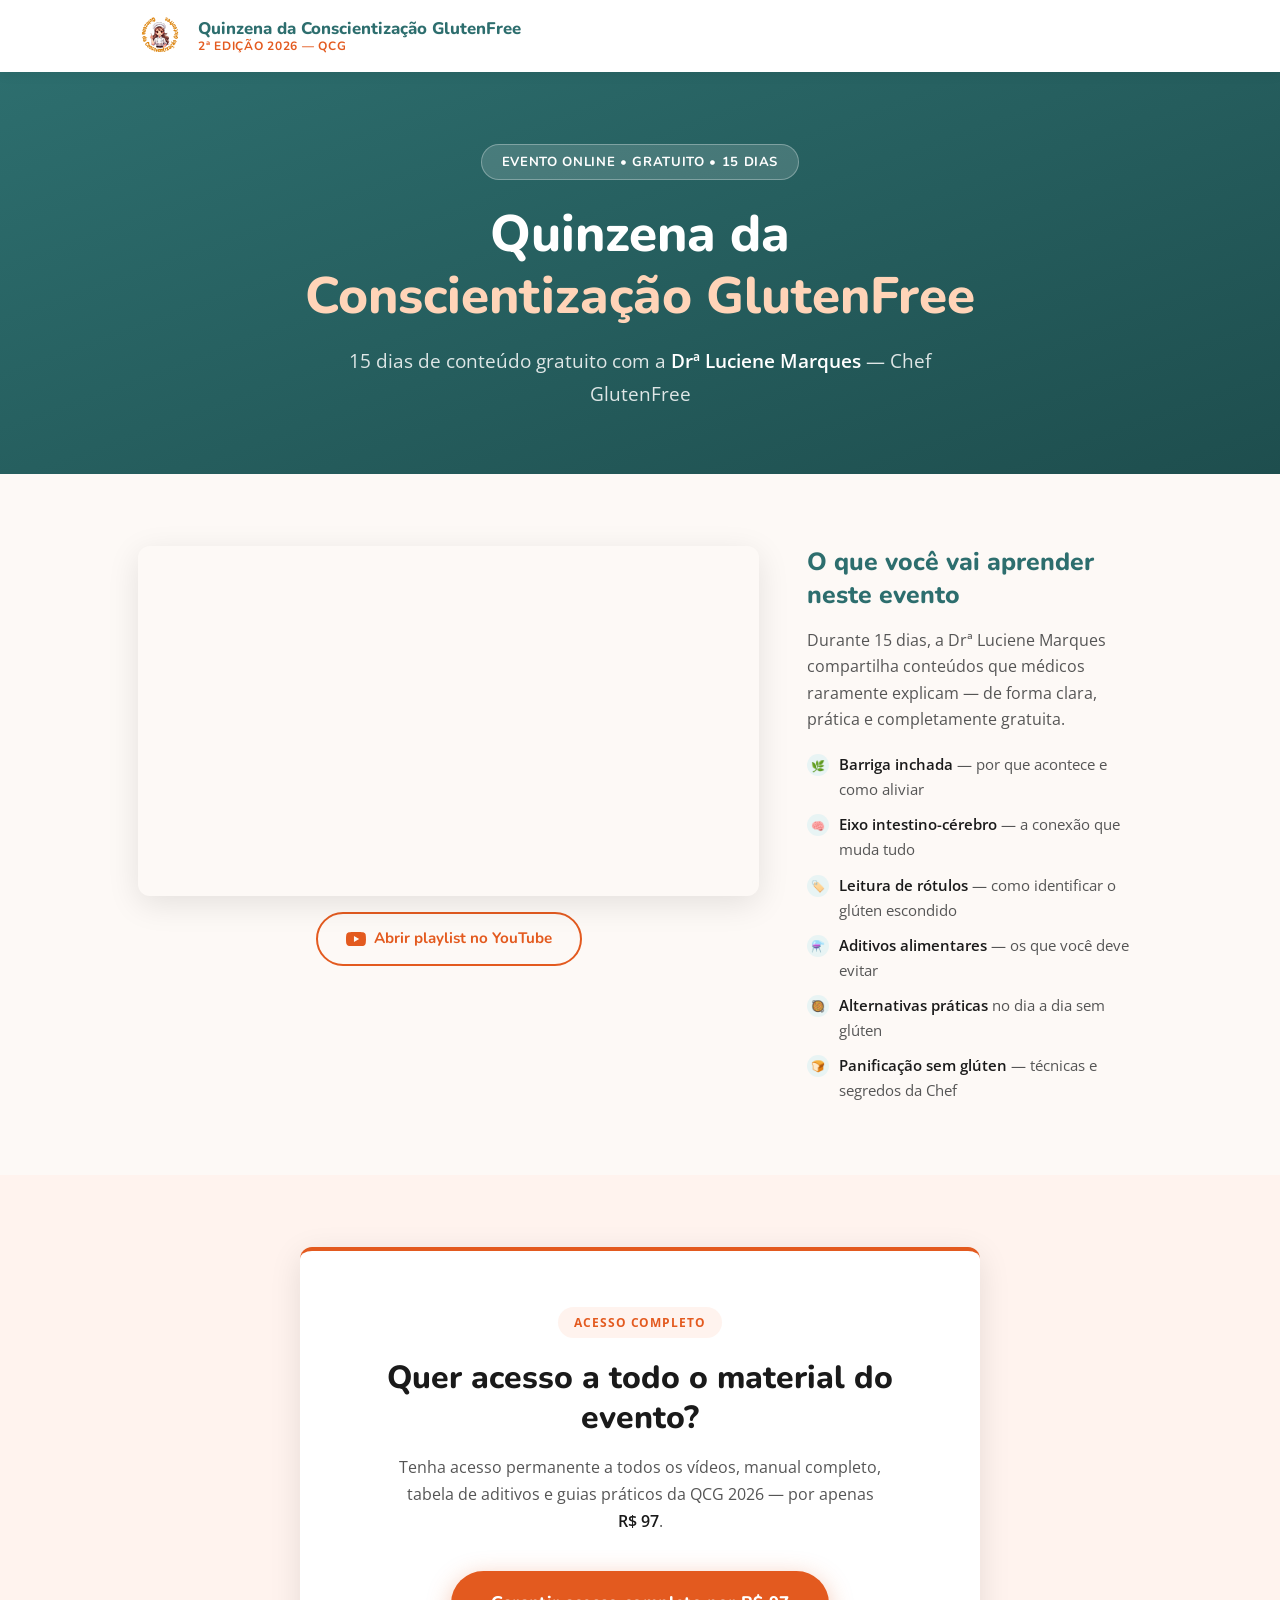
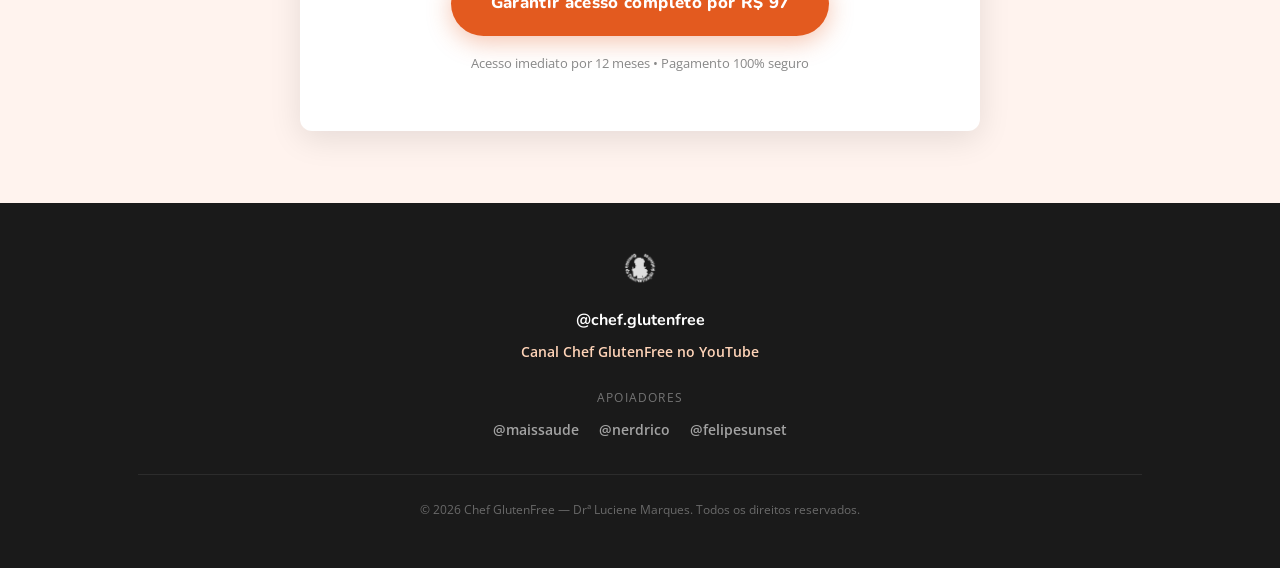
<file: evento/index.html>
<!DOCTYPE html>
<html lang="pt-BR">
<head>
  <meta charset="UTF-8" />
  <meta name="viewport" content="width=device-width, initial-scale=1.0" />

  <title>Quinzena da Conscientização GlutenFree — 2ª Edição 2026 | Evento Gratuito</title>
  <meta name="description" content="15 dias de conteúdo gratuito com a Drª Luciene Marques — Chef GlutenFree. Barriga inchada, eixo intestino-cérebro, leitura de rótulos e muito mais." />
  <meta name="author" content="Chef GlutenFree — Drª Luciene Marques" />

  <meta property="og:type" content="website" />
  <meta property="og:title" content="Quinzena da Conscientização GlutenFree — 2ª Edição 2026" />
  <meta property="og:description" content="15 dias de conteúdo gratuito com a Drª Luciene Marques. Evento Online e Gratuito." />
  <meta property="og:locale" content="pt_BR" />

  <!-- Meta Pixel -->
  <script>
    !function(f,b,e,v,n,t,s){if(f.fbq)return;n=f.fbq=function(){n.callMethod?
    n.callMethod.apply(n,arguments):n.queue.push(arguments)};if(!f._fbq)f._fbq=n;
    n.push=n;n.loaded=!0;n.version='2.0';n.queue=[];t=b.createElement(e);t.async=!0;
    t.src=v;s=b.getElementsByTagName(e)[0];s.parentNode.insertBefore(t,s)}(window,
    document,'script','https://connect.facebook.net/en_US/fbevents.js');
    fbq('init', '3224093251220237');
    fbq('track', 'PageView');
  </script>
  <noscript>
    <img height="1" width="1" style="display:none"
      src="https://www.facebook.com/tr?id=3224093251220237&ev=PageView&noscript=1" />
  </noscript>
  <!-- /Meta Pixel -->

  <link rel="preconnect" href="https://fonts.googleapis.com" />
  <link rel="preconnect" href="https://fonts.gstatic.com" crossorigin />
  <link href="https://fonts.googleapis.com/css2?family=Nunito:wght@700;800&family=Open+Sans:wght@400;600&display=swap" rel="stylesheet" />

  <style>
    /* ===================== TOKENS ===================== */
    :root {
      --laranja:        #E35A1F;
      --laranja-escuro: #C44A12;
      --laranja-claro:  #FFF3EE;
      --teal:           #2D6E6E;
      --teal-claro:     #E8F4F4;
      --bege:           #FDF9F6;
      --cinza-escuro:   #1A1A1A;
      --cinza-medio:    #555555;
      --branco:         #FFFFFF;

      --fonte-titulo: 'Nunito', sans-serif;
      --fonte-corpo:  'Open Sans', sans-serif;

      --sombra-suave: 0 4px 20px rgba(0,0,0,0.08);
      --sombra-card:  0 8px 32px rgba(0,0,0,0.10);

      --raio: 12px;
      --transicao: 0.25s ease;
    }

    /* ===================== RESET ===================== */
    *, *::before, *::after { box-sizing: border-box; margin: 0; padding: 0; }
    html { scroll-behavior: smooth; -webkit-text-size-adjust: 100%; }
    body {
      font-family: var(--fonte-corpo);
      font-size: 17px;
      line-height: 1.7;
      color: var(--cinza-escuro);
      background-color: var(--bege);
      -webkit-font-smoothing: antialiased;
    }
    img { display: block; max-width: 100%; height: auto; }
    a { color: inherit; text-decoration: none; }
    ul { list-style: none; }
    h1, h2, h3, h4 { font-family: var(--fonte-titulo); line-height: 1.2; color: var(--cinza-escuro); }
    p { color: var(--cinza-medio); }
    strong { color: var(--cinza-escuro); font-weight: 600; }

    /* ===================== CONTAINER ===================== */
    .container {
      width: 100%;
      max-width: 1100px;
      margin-inline: auto;
      padding-inline: 48px;
    }

    /* ===================== HEADER ===================== */
    .site-header {
      position: sticky;
      top: 0;
      z-index: 100;
      background: var(--branco);
      box-shadow: 0 2px 12px rgba(0,0,0,0.07);
    }
    .header-inner {
      display: flex;
      align-items: center;
      gap: 16px;
      padding-block: 14px;
    }
    .header-logo {
      height: 44px;
      width: auto;
    }
    .header-nome {
      font-family: var(--fonte-titulo);
      font-weight: 800;
      font-size: 1.05rem;
      color: var(--teal);
      line-height: 1.25;
    }
    .header-nome span {
      display: block;
      font-size: 0.75rem;
      font-weight: 700;
      color: var(--laranja);
      text-transform: uppercase;
      letter-spacing: 0.06em;
    }

    /* ===================== HERO ===================== */
    .hero {
      background: linear-gradient(160deg, var(--teal) 0%, #1e4e4e 100%);
      padding-block: 72px 64px;
      text-align: center;
    }
    .badge-evento {
      display: inline-block;
      background: rgba(255,255,255,0.15);
      color: #fff;
      border: 1px solid rgba(255,255,255,0.3);
      border-radius: 50px;
      font-family: var(--fonte-titulo);
      font-size: 0.82rem;
      font-weight: 700;
      letter-spacing: 0.05em;
      padding: 6px 20px;
      margin-bottom: 24px;
      text-transform: uppercase;
    }
    .hero-titulo {
      font-family: var(--fonte-titulo);
      font-size: clamp(2rem, 5vw, 3.2rem);
      font-weight: 800;
      color: #fff;
      margin-bottom: 18px;
    }
    .hero-titulo em {
      font-style: normal;
      color: #FFD4B8;
    }
    .hero-subtitulo {
      font-size: clamp(1rem, 2.5vw, 1.2rem);
      color: rgba(255,255,255,0.85);
      max-width: 620px;
      margin-inline: auto;
      margin-bottom: 0;
    }

    /* ===================== PLAYER SECTION ===================== */
    .secao-player {
      padding-block: 72px;
      background: var(--bege);
    }
    .player-grid {
      display: grid;
      grid-template-columns: 65fr 35fr;
      gap: 48px;
      align-items: start;
    }
    .player-wrapper {
      position: relative;
      width: 100%;
      aspect-ratio: 16 / 9;
      border-radius: var(--raio);
      overflow: hidden;
      box-shadow: var(--sombra-card);
    }
    .player-wrapper iframe {
      position: absolute;
      inset: 0;
      width: 100%;
      height: 100%;
      border: none;
    }
    .btn-yt {
      display: inline-flex;
      align-items: center;
      gap: 8px;
      margin-top: 16px;
      padding: 12px 28px;
      border-radius: 50px;
      border: 2px solid var(--laranja);
      color: var(--laranja);
      background: transparent;
      font-family: var(--fonte-titulo);
      font-weight: 700;
      font-size: 0.95rem;
      transition: background var(--transicao), color var(--transicao);
    }
    .btn-yt:hover {
      background: var(--laranja);
      color: #fff;
    }
    .player-col {
      display: flex;
      flex-direction: column;
      align-items: center;
    }
    .player-info h2 {
      font-size: 1.55rem;
      font-weight: 800;
      color: var(--teal);
      margin-bottom: 16px;
      line-height: 1.3;
    }
    .player-info p {
      font-size: 0.97rem;
      color: var(--cinza-medio);
      margin-bottom: 20px;
    }
    .temas-lista {
      display: flex;
      flex-direction: column;
      gap: 10px;
    }
    .tema-item {
      display: flex;
      align-items: flex-start;
      gap: 10px;
      font-size: 0.92rem;
      color: var(--cinza-medio);
    }
    .tema-icone {
      flex-shrink: 0;
      width: 22px;
      height: 22px;
      border-radius: 50%;
      background: var(--teal-claro);
      display: flex;
      align-items: center;
      justify-content: center;
      font-size: 0.7rem;
      margin-top: 2px;
    }

    /* ===================== CTA CARD ===================== */
    .secao-cta {
      padding-block: 72px;
      background: #FFF3EE;
    }
    .cta-card {
      background: var(--branco);
      border-radius: var(--raio);
      box-shadow: var(--sombra-card);
      padding: 56px 48px;
      text-align: center;
      max-width: 680px;
      margin-inline: auto;
      border-top: 4px solid var(--laranja);
    }
    .cta-tag {
      display: inline-block;
      background: var(--laranja-claro);
      color: var(--laranja);
      border-radius: 50px;
      font-size: 0.78rem;
      font-weight: 700;
      text-transform: uppercase;
      letter-spacing: 0.07em;
      padding: 5px 16px;
      margin-bottom: 20px;
    }
    .cta-titulo {
      font-size: clamp(1.5rem, 4vw, 2rem);
      font-weight: 800;
      color: var(--cinza-escuro);
      margin-bottom: 16px;
      line-height: 1.25;
    }
    .cta-desc {
      font-size: 1rem;
      color: var(--cinza-medio);
      max-width: 500px;
      margin-inline: auto;
      margin-bottom: 36px;
    }
    .btn-cta {
      display: inline-block;
      background: var(--laranja);
      color: #fff;
      font-family: var(--fonte-titulo);
      font-weight: 800;
      font-size: 1.05rem;
      letter-spacing: 0.02em;
      padding: 18px 40px;
      border-radius: 50px;
      box-shadow: 0 6px 24px rgba(227,90,31,0.35);
      transition: background var(--transicao), transform var(--transicao), box-shadow var(--transicao);
    }
    .btn-cta:hover {
      background: var(--laranja-escuro);
      transform: translateY(-2px);
      box-shadow: 0 10px 32px rgba(227,90,31,0.4);
    }
    .cta-garantia {
      margin-top: 16px;
      font-size: 0.83rem;
      color: #888;
    }

    /* ===================== FOOTER ===================== */
    .site-footer {
      background: var(--cinza-escuro);
      color: rgba(255,255,255,0.65);
      padding-block: 48px;
      text-align: center;
      font-size: 0.88rem;
    }
    .footer-logo {
      height: 36px;
      margin-inline: auto;
      margin-bottom: 20px;
      opacity: 0.85;
      filter: brightness(0) invert(1);
    }
    .footer-handle {
      font-family: var(--fonte-titulo);
      font-weight: 700;
      color: #fff;
      font-size: 1rem;
      margin-bottom: 6px;
    }
    .footer-canal {
      margin-bottom: 24px;
    }
    .footer-canal a {
      color: #FFD4B8;
      font-weight: 600;
      transition: color var(--transicao);
    }
    .footer-canal a:hover { color: var(--laranja); }
    .footer-apoiadores-titulo {
      font-size: 0.75rem;
      text-transform: uppercase;
      letter-spacing: 0.1em;
      color: rgba(255,255,255,0.4);
      margin-bottom: 10px;
    }
    .footer-apoiadores {
      display: flex;
      justify-content: center;
      gap: 20px;
      flex-wrap: wrap;
      margin-bottom: 32px;
    }
    .footer-apoiadores span {
      color: rgba(255,255,255,0.6);
      font-weight: 600;
    }
    .footer-copy {
      border-top: 1px solid rgba(255,255,255,0.08);
      padding-top: 24px;
      color: rgba(255,255,255,0.35);
      font-size: 0.78rem;
    }

    /* ===================== RESPONSIVO ===================== */
    @media (max-width: 768px) {
      .container {
        padding-inline: 24px;
      }
      .hero {
        padding-block: 56px 48px;
      }
      .player-grid {
        grid-template-columns: 1fr;
        gap: 32px;
      }
      .secao-player {
        padding-block: 48px;
      }
      .secao-cta {
        padding-block: 48px;
      }
      .cta-card {
        padding: 40px 28px;
      }
      .header-nome {
        font-size: 0.95rem;
      }
    }

    @media (max-width: 480px) {
      .btn-cta {
        font-size: 0.95rem;
        padding: 16px 28px;
      }
    }
  </style>
</head>
<body>

  <!-- ===================== HEADER ===================== -->
  <header class="site-header">
    <div class="container header-inner">
      <img
        src="../assets/images/logo-qcg.webp"
        alt="Logo QCG — Quinzena da Conscientização GlutenFree"
        class="header-logo"
        loading="eager"
      />
      <div class="header-nome">
        Quinzena da Conscientização GlutenFree
        <span>2ª Edição 2026 — QCG</span>
      </div>
    </div>
  </header>

  <main>

    <!-- ===================== HERO ===================== -->
    <section class="hero">
      <div class="container">
        <p class="badge-evento">Evento Online &bull; Gratuito &bull; 15 dias</p>
        <h1 class="hero-titulo">
          Quinzena da<br>
          <em>Conscientização GlutenFree</em>
        </h1>
        <p class="hero-subtitulo">
          15 dias de conteúdo gratuito com a <strong style="color:#fff;">Drª Luciene Marques</strong> — Chef GlutenFree
        </p>
      </div>
    </section>

    <!-- ===================== PLAYER + PLAYLIST ===================== -->
    <section class="secao-player">
      <div class="container">
        <div class="player-grid">

          <!-- Player YouTube com playlist completa -->
          <div class="player-col">
            <div class="player-wrapper">
              <iframe
                id="yt-player"
                src="https://www.youtube.com/embed/videoseries?si=1jiHnAXFJq5kXKFF&list=PLb-6P8VZf2dY4WYX02leX758RswZ87ZAp&enablejsapi=1"
                title="Playlist da Quinzena da Conscientização GlutenFree 2026"
                frameborder="0"
                allow="accelerometer; autoplay; clipboard-write; encrypted-media; gyroscope; picture-in-picture; web-share"
                referrerpolicy="strict-origin-when-cross-origin"
                allowfullscreen
                loading="lazy"
              ></iframe>
            </div>
            <a
              href="https://www.youtube.com/playlist?list=PLb-6P8VZf2dY4WYX02leX758RswZ87ZAp"
              class="btn-yt"
              target="_blank"
              rel="noopener noreferrer"
              aria-label="Abrir playlist da QCG 2026 no YouTube"
            >
              <svg xmlns="http://www.w3.org/2000/svg" width="20" height="20" viewBox="0 0 24 24" fill="currentColor" aria-hidden="true">
                <path d="M23.498 6.186a3.016 3.016 0 0 0-2.122-2.136C19.505 3.545 12 3.545 12 3.545s-7.505 0-9.377.505A3.017 3.017 0 0 0 .502 6.186C0 8.07 0 12 0 12s0 3.93.502 5.814a3.016 3.016 0 0 0 2.122 2.136c1.871.505 9.376.505 9.376.505s7.505 0 9.377-.505a3.015 3.015 0 0 0 2.122-2.136C24 15.93 24 12 24 12s0-3.93-.502-5.814zM9.545 15.568V8.432L15.818 12l-6.273 3.568z"/>
              </svg>
              Abrir playlist no YouTube
            </a>
          </div>

          <!-- Texto explicativo -->
          <div class="player-info">
            <h2>O que você vai aprender neste evento</h2>
            <p>
              Durante 15 dias, a Drª Luciene Marques compartilha conteúdos que médicos raramente explicam — de forma clara, prática e completamente gratuita.
            </p>

            <ul class="temas-lista" aria-label="Temas abordados no evento">
              <li class="tema-item">
                <span class="tema-icone" aria-hidden="true">🌿</span>
                <span><strong>Barriga inchada</strong> — por que acontece e como aliviar</span>
              </li>
              <li class="tema-item">
                <span class="tema-icone" aria-hidden="true">🧠</span>
                <span><strong>Eixo intestino-cérebro</strong> — a conexão que muda tudo</span>
              </li>
              <li class="tema-item">
                <span class="tema-icone" aria-hidden="true">🏷️</span>
                <span><strong>Leitura de rótulos</strong> — como identificar o glúten escondido</span>
              </li>
              <li class="tema-item">
                <span class="tema-icone" aria-hidden="true">⚗️</span>
                <span><strong>Aditivos alimentares</strong> — os que você deve evitar</span>
              </li>
              <li class="tema-item">
                <span class="tema-icone" aria-hidden="true">🥘</span>
                <span><strong>Alternativas práticas</strong> no dia a dia sem glúten</span>
              </li>
              <li class="tema-item">
                <span class="tema-icone" aria-hidden="true">🍞</span>
                <span><strong>Panificação sem glúten</strong> — técnicas e segredos da Chef</span>
              </li>
            </ul>
          </div>

        </div>
      </div>
    </section>

    <!-- ===================== CTA ===================== -->
    <section class="secao-cta">
      <div class="container">
        <div class="cta-card">
          <span class="cta-tag">Acesso completo</span>
          <h2 class="cta-titulo">Quer acesso a todo o material do evento?</h2>
          <p class="cta-desc">
            Tenha acesso permanente a todos os vídeos, manual completo, tabela de aditivos e guias práticos da QCG 2026 — por apenas <strong>R$&nbsp;97</strong>.
          </p>
          <a
            href="https://pay.hotmart.com/V105281345I?off=9qjb6zkf"
            class="btn-cta"
            target="_blank"
            rel="noopener noreferrer"
            aria-label="Garantir acesso completo ao evento por R$ 97"
          >
            Garantir acesso completo por R$&nbsp;97
          </a>
          <p class="cta-garantia">Acesso imediato por 12 meses &bull; Pagamento 100% seguro</p>
        </div>
      </div>
    </section>

  </main>

  <!-- ===================== FOOTER ===================== -->
  <footer class="site-footer">
    <div class="container">
      <img
        src="../assets/images/logo-qcg.webp"
        alt="Logo Chef GlutenFree"
        class="footer-logo"
        loading="lazy"
      />
      <p class="footer-handle">@chef.glutenfree</p>
      <p class="footer-canal">
        <a
          href="https://www.youtube.com/playlist?list=PLb-6P8VZf2dY4WYX02leX758RswZ87ZAp"
          target="_blank"
          rel="noopener noreferrer"
          aria-label="Canal Chef GlutenFree no YouTube"
        >
          Canal Chef GlutenFree no YouTube
        </a>
      </p>

      <p class="footer-apoiadores-titulo">Apoiadores</p>
      <div class="footer-apoiadores">
        <span>@maissaude</span>
        <span>@nerdrico</span>
        <span>@felipesunset</span>
      </div>

      <p class="footer-copy">
        &copy; 2026 Chef GlutenFree — Drª Luciene Marques. Todos os direitos reservados.
      </p>
    </div>
  </footer>

  <script src="js/main.js"></script>
</body>
</html>
</file>
<file: css/style.css>
/* ===================== TOKENS DE DESIGN ===================== */
:root {
  --laranja:        #E35A1F;
  --laranja-escuro: #C44A12;
  --laranja-claro:  #FFF3EE;
  --teal:           #2D6E6E;
  --teal-claro:     #E8F4F4;
  --bege:           #FDF9F6;
  --cinza-escuro:   #1A1A1A;
  --cinza-medio:    #555555;
  --cinza-claro:    #F5F5F5;
  --branco:         #FFFFFF;

  --fonte-titulo: 'Nunito', sans-serif;
  --fonte-corpo:  'Open Sans', sans-serif;

  --sombra-suave: 0 4px 20px rgba(0, 0, 0, 0.08);
  --sombra-card:  0 8px 32px rgba(0, 0, 0, 0.10);
  --sombra-hover: 0 16px 48px rgba(0, 0, 0, 0.16);

  --raio:       12px;
  --raio-grande: 20px;

  --transicao: 0.25s ease;
}

/* ===================== RESET / BASE ===================== */
*,
*::before,
*::after {
  box-sizing: border-box;
  margin: 0;
  padding: 0;
}

html {
  scroll-behavior: smooth;
  -webkit-text-size-adjust: 100%;
}

body {
  font-family: var(--fonte-corpo);
  font-size: 17px;
  line-height: 1.7;
  color: var(--cinza-escuro);
  background-color: var(--bege);
  -webkit-font-smoothing: antialiased;
}

img {
  display: block;
  max-width: 100%;
  height: auto;
}

ul,
ol {
  list-style: none;
}

a {
  color: inherit;
  text-decoration: none;
}

button {
  font-family: inherit;
  cursor: pointer;
  border: none;
  background: none;
}

blockquote,
cite {
  font-style: normal;
}

/* ===================== TIPOGRAFIA GERAL ===================== */
h1, h2, h3, h4 {
  font-family: var(--fonte-titulo);
  line-height: 1.2;
  color: var(--cinza-escuro);
}

p {
  color: var(--cinza-medio);
}

strong {
  color: var(--cinza-escuro);
  font-weight: 600;
}

/* ===================== CONTAINER ===================== */
.container {
  width: 100%;
  max-width: 1100px;
  margin-inline: auto;
  padding-inline: 48px;
}

/* ===================== SEÇÕES BASE ===================== */
.secao {
  padding-block: 80px;
}

.secao-clara  { background-color: var(--bege); }
.secao-branca { background-color: var(--branco); }
.secao-escura { background-color: #0D2626; }
.secao-teal   { background-color: var(--teal); }
.secao-laranja { background-color: var(--laranja); }

.secao-titulo {
  font-size: clamp(26px, 4vw, 38px);
  font-weight: 800;
  text-align: center;
  margin-bottom: 12px;
}

.secao-subtitulo {
  font-size: 17px;
  text-align: center;
  color: var(--cinza-medio);
  max-width: 640px;
  margin-inline: auto;
  margin-bottom: 52px;
}

.secao-titulo-branco,
.secao-titulo-branco + .secao-subtitulo {
  color: var(--branco);
}

.secao-label {
  display: block;
  font-family: var(--fonte-titulo);
  font-size: 13px;
  font-weight: 700;
  letter-spacing: 2px;
  text-transform: uppercase;
  color: var(--laranja);
  margin-bottom: 10px;
}

/* ===================== FADE-IN (Intersection Observer) ===================== */
.fade-in {
  opacity: 0;
  transform: translateY(24px);
  transition: opacity 0.6s ease, transform 0.6s ease;
}

.fade-in.visivel {
  opacity: 1;
  transform: translateY(0);
}

/* ===================== BOTÃO CTA ===================== */
.btn-cta {
  display: inline-block;
  background-color: var(--laranja);
  color: var(--branco);
  font-family: var(--fonte-titulo);
  font-size: 18px;
  font-weight: 700;
  letter-spacing: 0.5px;
  text-align: center;
  padding: 20px 40px;
  border-radius: 50px;
  border: none;
  cursor: pointer;
  transition: background-color var(--transicao), box-shadow var(--transicao), transform var(--transicao);
  animation: pulso 2.8s ease-in-out 1.5s infinite;
  text-decoration: none;
}

.btn-cta:hover,
.btn-cta:focus-visible {
  background-color: var(--laranja-escuro);
  box-shadow: 0 8px 32px rgba(227, 90, 31, 0.40);
  transform: translateY(-2px);
  animation: none;
  outline: none;
}

.btn-cta:active {
  transform: translateY(0);
}

.btn-cta-grande {
  font-size: 20px;
  padding: 22px 48px;
  width: 100%;
}

.btn-cta-branco {
  background-color: var(--branco);
  color: var(--laranja);
  animation: pulso-branco 2.8s ease-in-out 1.5s infinite;
}

.btn-cta-branco:hover,
.btn-cta-branco:focus-visible {
  background-color: #FFF3EE;
  color: var(--laranja-escuro);
  box-shadow: 0 8px 32px rgba(255, 255, 255, 0.30);
  animation: none;
}

@keyframes pulso {
  0%, 100% { box-shadow: 0 0 0 0 rgba(227, 90, 31, 0); }
  50%       { box-shadow: 0 0 0 10px rgba(227, 90, 31, 0.18); }
}

@keyframes pulso-branco {
  0%, 100% { box-shadow: 0 0 0 0 rgba(255, 255, 255, 0); }
  50%       { box-shadow: 0 0 0 10px rgba(255, 255, 255, 0.20); }
}

/* ===================== PLACEHOLDERS DE IMAGEM ===================== */
.img-placeholder {
  background-color: #EDE3D8;
  border: 2px dashed #C9B8A8;
  display: flex;
  align-items: center;
  justify-content: center;
  text-align: center;
  color: #A08070;
  font-size: 12px;
  font-family: var(--fonte-corpo);
  font-weight: 600;
  letter-spacing: 1px;
  text-transform: uppercase;
  border-radius: var(--raio);
  overflow: hidden;
}

.img-placeholder-redondo {
  width: 340px;
  height: 400px;
  border-radius: var(--raio-grande);
}

.img-placeholder-retangulo {
  width: 100%;
  height: 240px;
}

.img-placeholder-circular {
  width: 80px;
  height: 80px;
  border-radius: 50%;
  font-size: 10px;
  flex-shrink: 0;
}

/* ===================== LOGO E MANUAL MOCKUP ===================== */
.logo-qcg {
  width: 120px;
  height: auto;
  display: block;
  margin: 0 auto 20px;
  transform: none;
  object-fit: contain;
}

.card-ilustracao {
  width: 160px;
  height: 160px;
  display: block;
  margin: 0 auto 12px;
}

.card-ilustracao svg {
  display: block;
}

.manual-mockup {
  width: 100%;
  max-width: 160px;
  height: auto;
  object-fit: contain;
  display: block;
  margin: 0 auto 12px;
}

/* ===================== IMAGENS REAIS ===================== */
.hero-foto {
  width: 100%;
  max-width: 420px;
  height: 500px;
  object-fit: cover;
  object-position: top center;
  border-radius: 20px;
  display: block;
}

.sobre-foto {
  width: 280px;
  height: 280px;
  object-fit: cover;
  object-position: top center;
  border-radius: 50%;
  flex-shrink: 0;
}

.receita-foto {
  width: 100%;
  height: 280px;
  object-fit: cover;
  border-radius: 12px;
  display: block;
}

/* ===================== URGÊNCIA (STICKY) ===================== */
#urgencia {
  position: sticky;
  top: 0;
  z-index: 100;
  background-color: var(--laranja-escuro);
  padding-block: 10px;
}

.urgencia-bar {
  display: flex;
  align-items: center;
  justify-content: center;
  flex-wrap: wrap;
  gap: 16px;
  padding-inline: 24px;
}

.urgencia-texto,
.urgencia-preco {
  color: var(--branco);
  font-size: 14px;
  font-family: var(--fonte-corpo);
}

.urgencia-preco strong {
  color: var(--branco);
  font-size: 16px;
}

.countdown {
  display: flex;
  align-items: center;
  gap: 4px;
}

.countdown-bloco {
  display: flex;
  flex-direction: column;
  align-items: center;
  background: rgba(255, 255, 255, 0.15);
  border-radius: 6px;
  padding: 4px 10px;
  min-width: 48px;
}

.cd-num {
  font-family: var(--fonte-titulo);
  font-size: 22px;
  font-weight: 800;
  color: var(--branco);
  line-height: 1;
}

.cd-label {
  font-size: 9px;
  color: rgba(255, 255, 255, 0.75);
  text-transform: uppercase;
  letter-spacing: 1px;
}

.cd-sep {
  color: rgba(255, 255, 255, 0.60);
  font-size: 20px;
  font-weight: 700;
  margin-bottom: 8px;
}

/* ===================== HERO ===================== */
#hero {
  background: linear-gradient(135deg, var(--bege) 0%, var(--laranja-claro) 100%);
  padding-block: 80px;
}

.hero-inner {
  display: grid;
  grid-template-columns: 1fr 420px;
  gap: 64px;
  align-items: center;
}

.hero-conteudo {
  display: flex;
  flex-direction: column;
  align-items: flex-start;
  gap: 20px;
}

.badge {
  display: inline-block;
  background-color: var(--laranja-claro);
  color: var(--laranja);
  border: 1.5px solid var(--laranja);
  font-family: var(--fonte-titulo);
  font-size: 13px;
  font-weight: 700;
  letter-spacing: 1px;
  text-transform: uppercase;
  padding: 6px 16px;
  border-radius: 50px;
}

.hero-headline {
  font-size: clamp(34px, 5vw, 52px);
  font-weight: 800;
  line-height: 1.15;
  color: var(--cinza-escuro);
}

.hero-subheadline {
  font-family: var(--fonte-titulo);
  font-size: clamp(18px, 2.5vw, 22px);
  font-weight: 700;
  color: var(--teal);
  line-height: 1.35;
}

.hero-paragrafo {
  font-size: 17px;
  line-height: 1.75;
  color: var(--cinza-medio);
  max-width: 560px;
}

.hero-sub-cta {
  font-size: 13px;
  color: var(--cinza-medio);
  display: flex;
  align-items: center;
  gap: 6px;
}

.hero-imagem {
  display: flex;
  justify-content: center;
  align-items: flex-end;
}

/* ===================== O QUE VOCÊ RECEBE ===================== */
#o-que-voce-recebe .secao-titulo {
  margin-bottom: 48px;
}

.cards-grid {
  display: grid;
  gap: 24px;
}

.cards-4 {
  grid-template-columns: repeat(4, 1fr);
}

.cards-3 {
  grid-template-columns: repeat(3, 1fr);
}

/* Card Benefício */
.card-beneficio {
  background: var(--branco);
  border-radius: var(--raio);
  padding: 32px 24px;
  box-shadow: var(--sombra-card);
  display: flex;
  flex-direction: column;
  align-items: flex-start;
  gap: 14px;
  transition: transform var(--transicao), box-shadow var(--transicao);
}

.card-beneficio:hover {
  transform: translateY(-4px);
  box-shadow: var(--sombra-hover);
}

.card-icone {
  width: 56px;
  height: 56px;
  background-color: var(--teal-claro);
  border-radius: var(--raio);
  display: flex;
  align-items: center;
  justify-content: center;
  color: var(--teal);
  flex-shrink: 0;
}

.card-titulo {
  font-size: 17px;
  font-weight: 700;
  color: var(--cinza-escuro);
}

.card-desc {
  font-size: 15px;
  color: var(--cinza-medio);
  line-height: 1.6;
}

/* ===================== SOBRE A CHEF ===================== */
#sobre-a-chef {
  padding-block: 80px;
}

.sobre-inner {
  display: grid;
  grid-template-columns: 360px 1fr;
  gap: 64px;
  align-items: center;
}

.sobre-conteudo {
  display: flex;
  flex-direction: column;
  gap: 16px;
}

.alinhado-esquerda {
  text-align: left;
}

#sobre-a-chef .secao-titulo {
  color: var(--branco);
}

.sobre-subtitulo {
  font-family: var(--fonte-titulo);
  font-size: 17px;
  font-weight: 700;
  color: rgba(255, 255, 255, 0.75);
}

.sobre-texto {
  font-size: 16px;
  color: rgba(255, 255, 255, 0.80);
  line-height: 1.8;
}

/* ===================== DORES ===================== */
#dores {
  background-color: var(--laranja-claro);
}

#dores .secao-titulo {
  margin-bottom: 12px;
}

.dores-grid {
  display: grid;
  grid-template-columns: repeat(2, 1fr);
  gap: 16px;
  margin-top: 40px;
  margin-bottom: 40px;
}

.dor-item {
  display: flex;
  align-items: flex-start;
  gap: 14px;
  background: var(--branco);
  border-radius: var(--raio);
  padding: 20px;
  box-shadow: var(--sombra-suave);
  font-size: 16px;
  color: var(--cinza-escuro);
  line-height: 1.5;
  transition: transform var(--transicao);
}

.dor-item:hover {
  transform: translateY(-2px);
}

.dor-icone {
  color: var(--laranja);
  flex-shrink: 0;
  margin-top: 2px;
}

.dores-conexao {
  background: var(--branco);
  border-left: 4px solid var(--teal);
  border-radius: 0 var(--raio) var(--raio) 0;
  padding: 24px 28px;
  box-shadow: var(--sombra-suave);
}

.dores-conexao p {
  font-size: 17px;
  font-style: italic;
  color: var(--teal);
  line-height: 1.7;
}

.dores-conexao strong {
  color: var(--teal);
  font-style: normal;
}

/* ===================== CONTEÚDO DETALHADO ===================== */
.card-modulo {
  background: var(--branco);
  border-radius: var(--raio);
  padding: 28px 24px;
  box-shadow: var(--sombra-card);
  display: flex;
  flex-direction: column;
  gap: 10px;
  position: relative;
  transition: transform var(--transicao), box-shadow var(--transicao);
  border-top: 3px solid transparent;
}

.card-modulo:hover {
  transform: translateY(-4px);
  box-shadow: var(--sombra-hover);
  border-top-color: var(--laranja);
}

.modulo-numero {
  font-family: var(--fonte-titulo);
  font-size: 11px;
  font-weight: 800;
  letter-spacing: 2px;
  color: var(--laranja);
  text-transform: uppercase;
}

.modulo-icone {
  width: 48px;
  height: 48px;
  background-color: var(--laranja-claro);
  border-radius: 10px;
  display: flex;
  align-items: center;
  justify-content: center;
  color: var(--laranja);
}

.modulo-titulo {
  font-size: 16px;
  font-weight: 700;
  color: var(--cinza-escuro);
}

.modulo-desc {
  font-size: 14px;
  color: var(--cinza-medio);
  line-height: 1.6;
}

.conteudo-fotos {
  display: grid;
  grid-template-columns: 1fr 1fr;
  gap: 24px;
  margin-top: 48px;
}

/* ===================== DEPOIMENTOS ===================== */
#depoimentos {
  padding-block: 80px;
}

#depoimentos .secao-titulo {
  margin-bottom: 48px;
}

.depoimentos-grid {
  display: grid;
  grid-template-columns: repeat(3, 1fr);
  gap: 24px;
}

.card-depoimento {
  background: var(--branco);
  border-radius: var(--raio);
  padding: 32px 28px;
  box-shadow: var(--sombra-card);
  display: flex;
  flex-direction: column;
  gap: 16px;
  transition: transform var(--transicao), box-shadow var(--transicao);
}

.card-depoimento:hover {
  transform: translateY(-4px);
  box-shadow: var(--sombra-hover);
}

.depoimento-foto-wrap {
  display: flex;
  justify-content: center;
}

.depoimento-estrelas {
  color: #F5A623;
  font-size: 20px;
  letter-spacing: 2px;
  text-align: center;
}

.depoimento-texto {
  font-size: 15px;
  color: var(--cinza-medio);
  line-height: 1.75;
  text-align: center;
  font-style: italic;
}

.depoimento-texto::before { content: "\201C"; }
.depoimento-texto::after  { content: "\201D"; }

.card-guia-img {
  width: 100%;
  max-width: 160px;
  height: auto;
  object-fit: contain;
  display: block;
  margin: 0 auto 16px;
}

.depoimento-foto {
  width: 80px;
  height: 80px;
  border-radius: 50%;
  object-fit: cover;
  object-position: top center;
  background: transparent;
  display: block;
}

.depoimento-nome {
  font-family: var(--fonte-titulo);
  font-size: 15px;
  font-weight: 700;
  color: var(--cinza-escuro);
  text-align: center;
  display: block;
}

.depoimento-arroba {
  font-size: 13px;
  color: #999;
  display: block;
  margin-top: 2px;
}

/* ===================== OFERTA / PREÇO ===================== */
#oferta .secao-titulo {
  margin-bottom: 40px;
}

.oferta-card-wrap {
  display: flex;
  justify-content: center;
}

.oferta-card {
  background: var(--branco);
  border: 2px solid var(--laranja);
  border-radius: var(--raio-grande);
  padding: 48px 40px;
  max-width: 480px;
  width: 100%;
  box-shadow: 0 16px 60px rgba(227, 90, 31, 0.15);
  display: flex;
  flex-direction: column;
  align-items: center;
  gap: 28px;
  text-align: center;
}

.oferta-badge {
  display: inline-block;
  background-color: var(--laranja);
  color: var(--branco);
  font-family: var(--fonte-titulo);
  font-size: 13px;
  font-weight: 700;
  letter-spacing: 1px;
  text-transform: uppercase;
  padding: 6px 20px;
  border-radius: 50px;
}

.oferta-preco-bloco {
  display: flex;
  flex-direction: column;
  align-items: center;
  gap: 4px;
}

.preco-de {
  font-size: 15px;
  color: #AAAAAA;
}

.preco-de s {
  text-decoration: line-through;
}

.preco-atual {
  display: flex;
  align-items: flex-start;
  gap: 4px;
  line-height: 1;
}

.preco-cifrao {
  font-family: var(--fonte-titulo);
  font-size: 26px;
  font-weight: 800;
  color: var(--laranja);
  margin-top: 10px;
}

.preco-valor {
  font-family: var(--fonte-titulo);
  font-size: 72px;
  font-weight: 800;
  color: var(--laranja);
}

.preco-desc {
  font-size: 13px;
  color: var(--cinza-medio);
  margin-top: 4px;
}

.oferta-lista {
  width: 100%;
  display: flex;
  flex-direction: column;
  gap: 12px;
  text-align: left;
}

.oferta-lista li {
  display: flex;
  align-items: center;
  gap: 12px;
  font-size: 16px;
  color: var(--cinza-escuro);
}

.check {
  color: var(--teal);
  font-size: 18px;
  font-weight: 700;
  flex-shrink: 0;
  width: 22px;
  height: 22px;
  background: var(--teal-claro);
  border-radius: 50%;
  display: flex;
  align-items: center;
  justify-content: center;
}

.oferta-seguranca {
  display: flex;
  align-items: center;
  justify-content: center;
  flex-wrap: wrap;
  gap: 20px;
  padding-top: 4px;
}

.oferta-seguranca span {
  display: flex;
  align-items: center;
  gap: 6px;
  font-size: 12px;
  color: #999999;
}

.oferta-seguranca svg {
  color: var(--teal);
}

/* ===================== FAQ ACCORDION ===================== */
.faq-container {
  max-width: 720px;
}

#faq .secao-titulo {
  margin-bottom: 40px;
}

.faq-lista {
  display: flex;
  flex-direction: column;
}

.faq-item {
  border-bottom: 1px solid #EBEBEB;
}

.faq-item:first-child {
  border-top: 1px solid #EBEBEB;
}

.faq-pergunta {
  width: 100%;
  display: flex;
  align-items: center;
  justify-content: space-between;
  gap: 16px;
  padding: 22px 4px;
  font-family: var(--fonte-titulo);
  font-size: 17px;
  font-weight: 700;
  color: var(--cinza-escuro);
  text-align: left;
  background: none;
  border: none;
  cursor: pointer;
  transition: color var(--transicao);
}

.faq-pergunta:hover,
.faq-pergunta[aria-expanded="true"] {
  color: var(--laranja);
}

.faq-icone {
  font-size: 24px;
  font-weight: 400;
  line-height: 1;
  color: var(--laranja);
  flex-shrink: 0;
  transition: transform var(--transicao);
}

.faq-pergunta[aria-expanded="true"] .faq-icone {
  transform: rotate(45deg);
}

.faq-resposta {
  overflow: hidden;
  max-height: 0;
  transition: max-height 0.4s ease, padding 0.3s ease;
  padding-bottom: 0;
}

.faq-resposta:not([hidden]) {
  max-height: 400px;
  padding-bottom: 20px;
}

.faq-resposta[hidden] {
  display: block !important;
  max-height: 0;
  padding-bottom: 0;
}

.faq-resposta p {
  font-size: 16px;
  color: var(--cinza-medio);
  line-height: 1.75;
  padding-inline: 4px;
}

/* ===================== CTA FINAL ===================== */
#cta-final {
  padding-block: 96px;
}

.cta-final-inner {
  display: flex;
  flex-direction: column;
  align-items: center;
  text-align: center;
  gap: 24px;
}

.cta-final-titulo {
  font-size: clamp(28px, 4vw, 42px);
  font-weight: 800;
  color: var(--branco);
  max-width: 680px;
}

.cta-final-subtitulo {
  font-size: 18px;
  color: rgba(255, 255, 255, 0.85);
  max-width: 580px;
  line-height: 1.7;
}

.cta-final-sub {
  font-size: 13px;
  color: rgba(255, 255, 255, 0.70);
  margin-top: -8px;
}

/* ===================== RODAPÉ ===================== */
.rodape {
  background-color: #0D1A1A;
  padding-block: 24px;
}

.rodape-texto {
  font-size: 13px;
  color: rgba(255, 255, 255, 0.45);
  text-align: center;
}

.rodape-link {
  color: rgba(255, 255, 255, 0.65);
  text-decoration: underline;
  transition: color var(--transicao);
}

.rodape-link:hover {
  color: var(--laranja);
}

/* ===================== RESPONSIVO ===================== */
@media (max-width: 1024px) {
  .cards-4 {
    grid-template-columns: repeat(2, 1fr);
  }

  .cards-3 {
    grid-template-columns: repeat(2, 1fr);
  }

  .hero-inner {
    grid-template-columns: 1fr 340px;
    gap: 40px;
  }

  .sobre-inner {
    grid-template-columns: 300px 1fr;
    gap: 40px;
  }
}

@media (max-width: 768px) {
  .hero-foto { max-width: 100%; height: 320px; }
  .sobre-foto { width: 200px; height: 200px; }
  .logo-qcg { width: 90px; }

  .container {
    padding-inline: 24px;
  }

  .secao {
    padding-block: 48px;
  }

  /* Hero */
  .hero-inner {
    grid-template-columns: 1fr;
    gap: 40px;
    text-align: center;
  }

  .hero-conteudo {
    align-items: center;
  }

  .hero-imagem {
    order: -1;
  }

  .img-placeholder-redondo {
    width: 260px;
    height: 300px;
    margin-inline: auto;
  }

  /* Cards */
  .cards-4,
  .cards-3 {
    grid-template-columns: 1fr;
  }

  /* Sobre */
  .sobre-inner {
    grid-template-columns: 1fr;
    text-align: center;
  }

  .sobre-conteudo {
    align-items: center;
  }

  .alinhado-esquerda {
    text-align: center;
  }

  /* Dores */
  .dores-grid {
    grid-template-columns: 1fr;
  }

  /* Depoimentos */
  .depoimentos-grid {
    grid-template-columns: 1fr;
  }

  /* Conteúdo fotos */
  .conteudo-fotos {
    grid-template-columns: 1fr;
  }

  /* Oferta */
  .oferta-card {
    padding: 36px 24px;
  }

  .preco-valor {
    font-size: 56px;
  }

  /* Botões full-width */
  .btn-cta {
    width: 100%;
    font-size: 16px;
    padding: 18px 24px;
  }

  /* Urgência */
  .urgencia-bar {
    gap: 10px;
  }

  .cd-num {
    font-size: 17px;
  }

  .cd-label {
    font-size: 8px;
  }

  .urgencia-texto {
    font-size: 12px;
  }

  .urgencia-preco {
    font-size: 12px;
  }
}

@media (max-width: 480px) {
  .hero-headline {
    font-size: 30px;
  }

  .secao-titulo {
    font-size: 24px;
  }

  .cta-final-titulo {
    font-size: 26px;
  }

  .oferta-card {
    padding: 28px 18px;
  }
}
</file>
